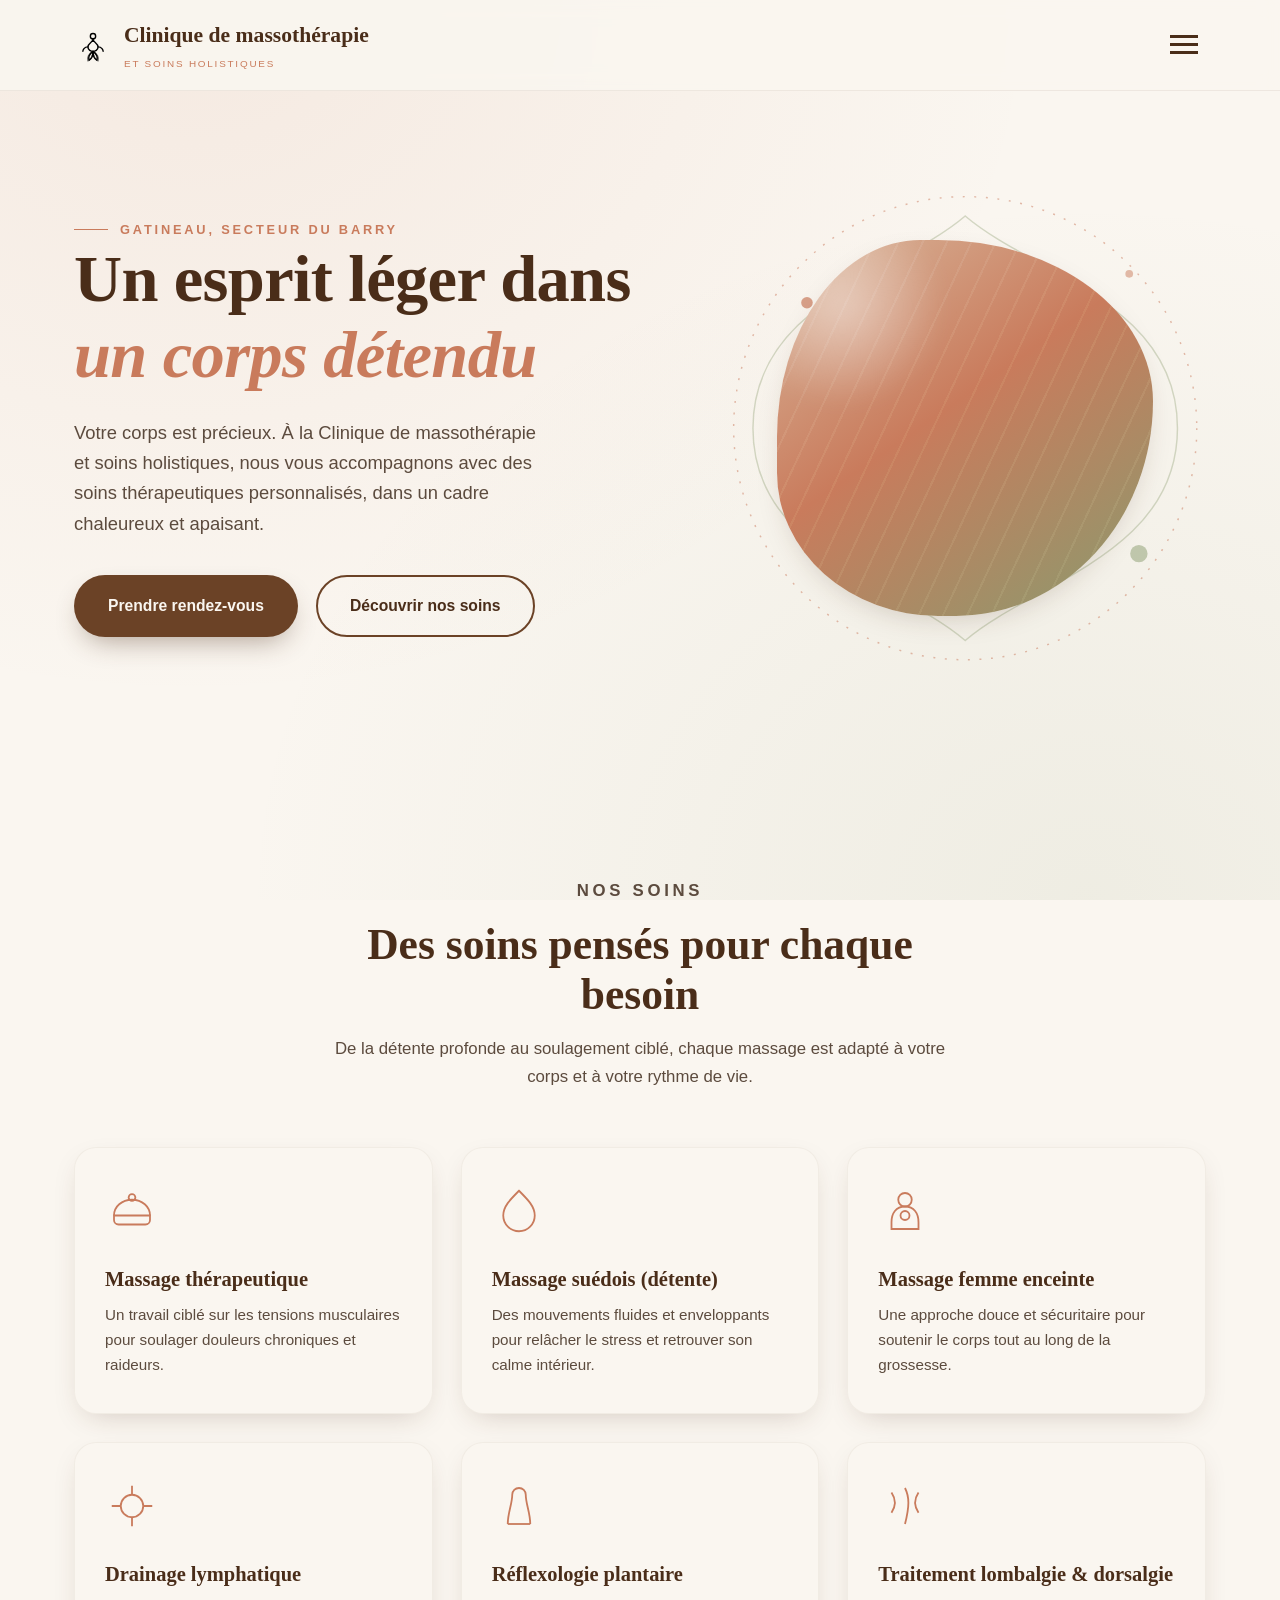
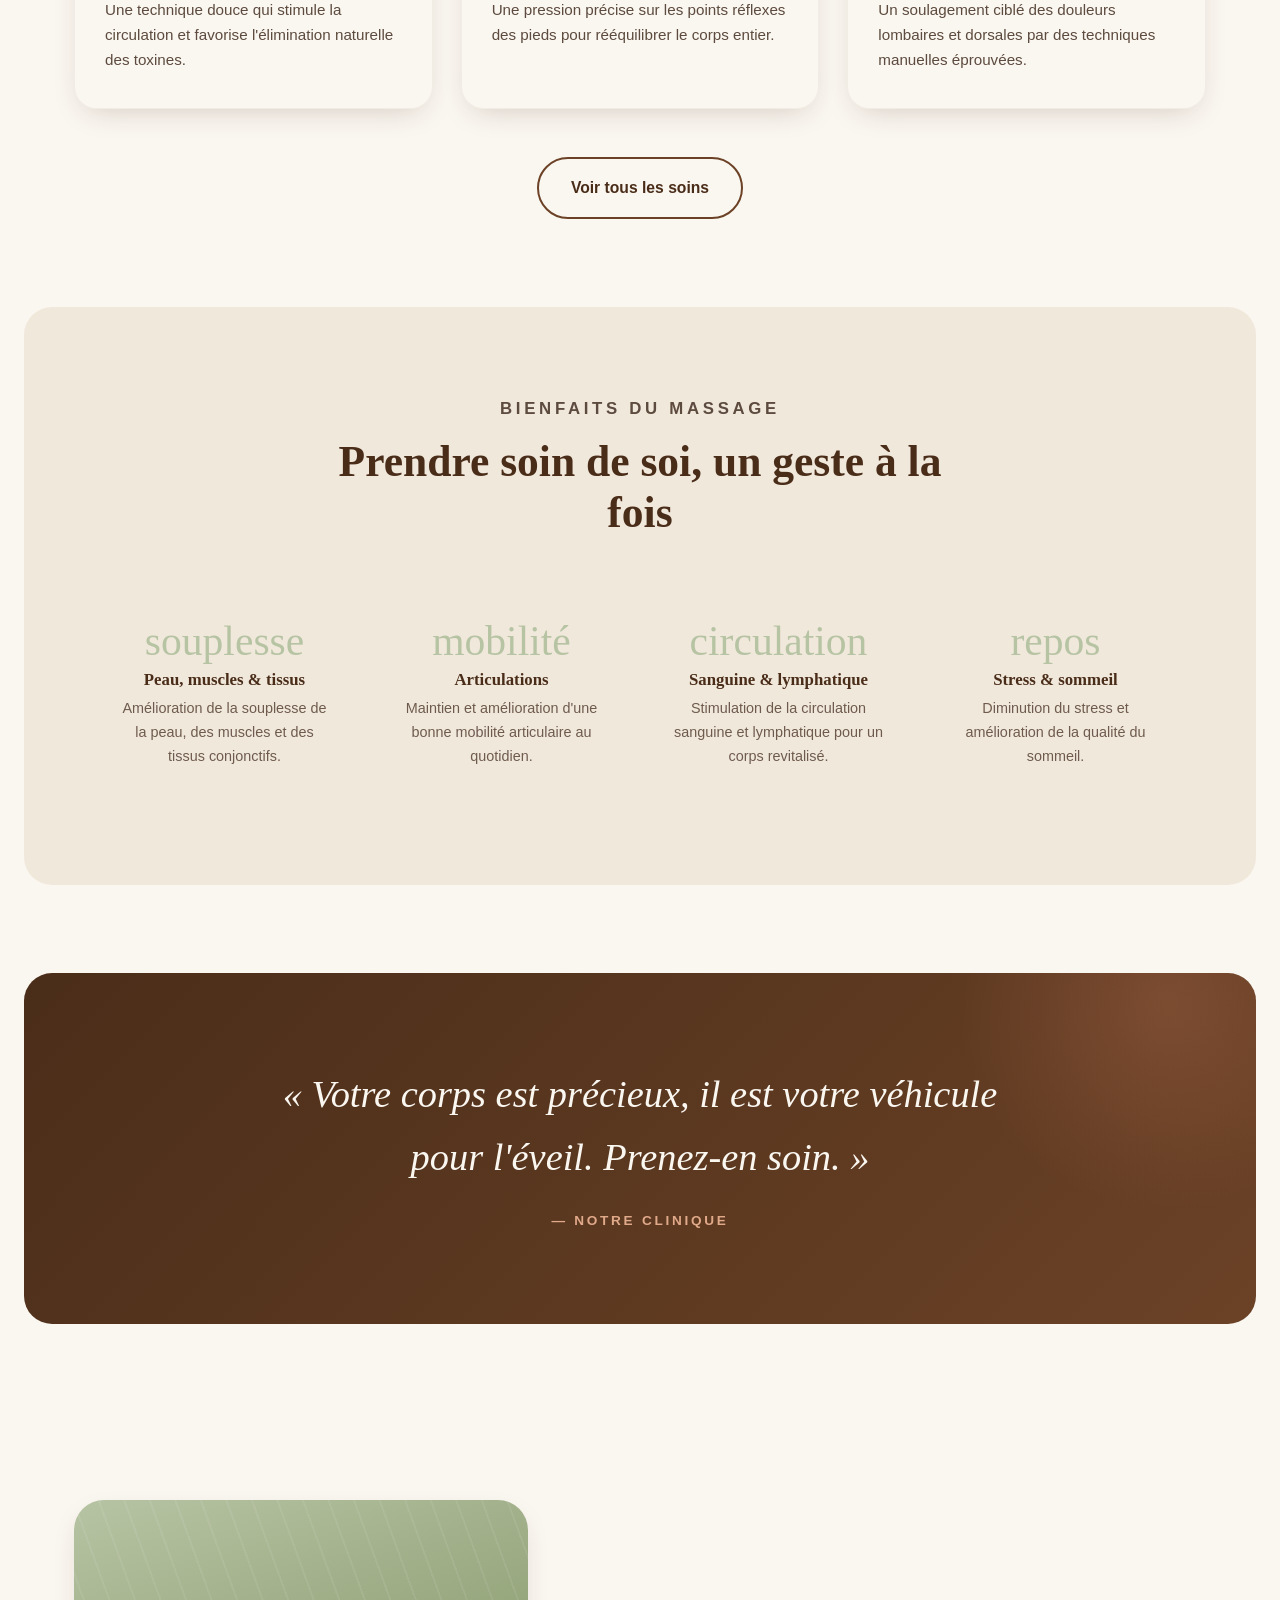
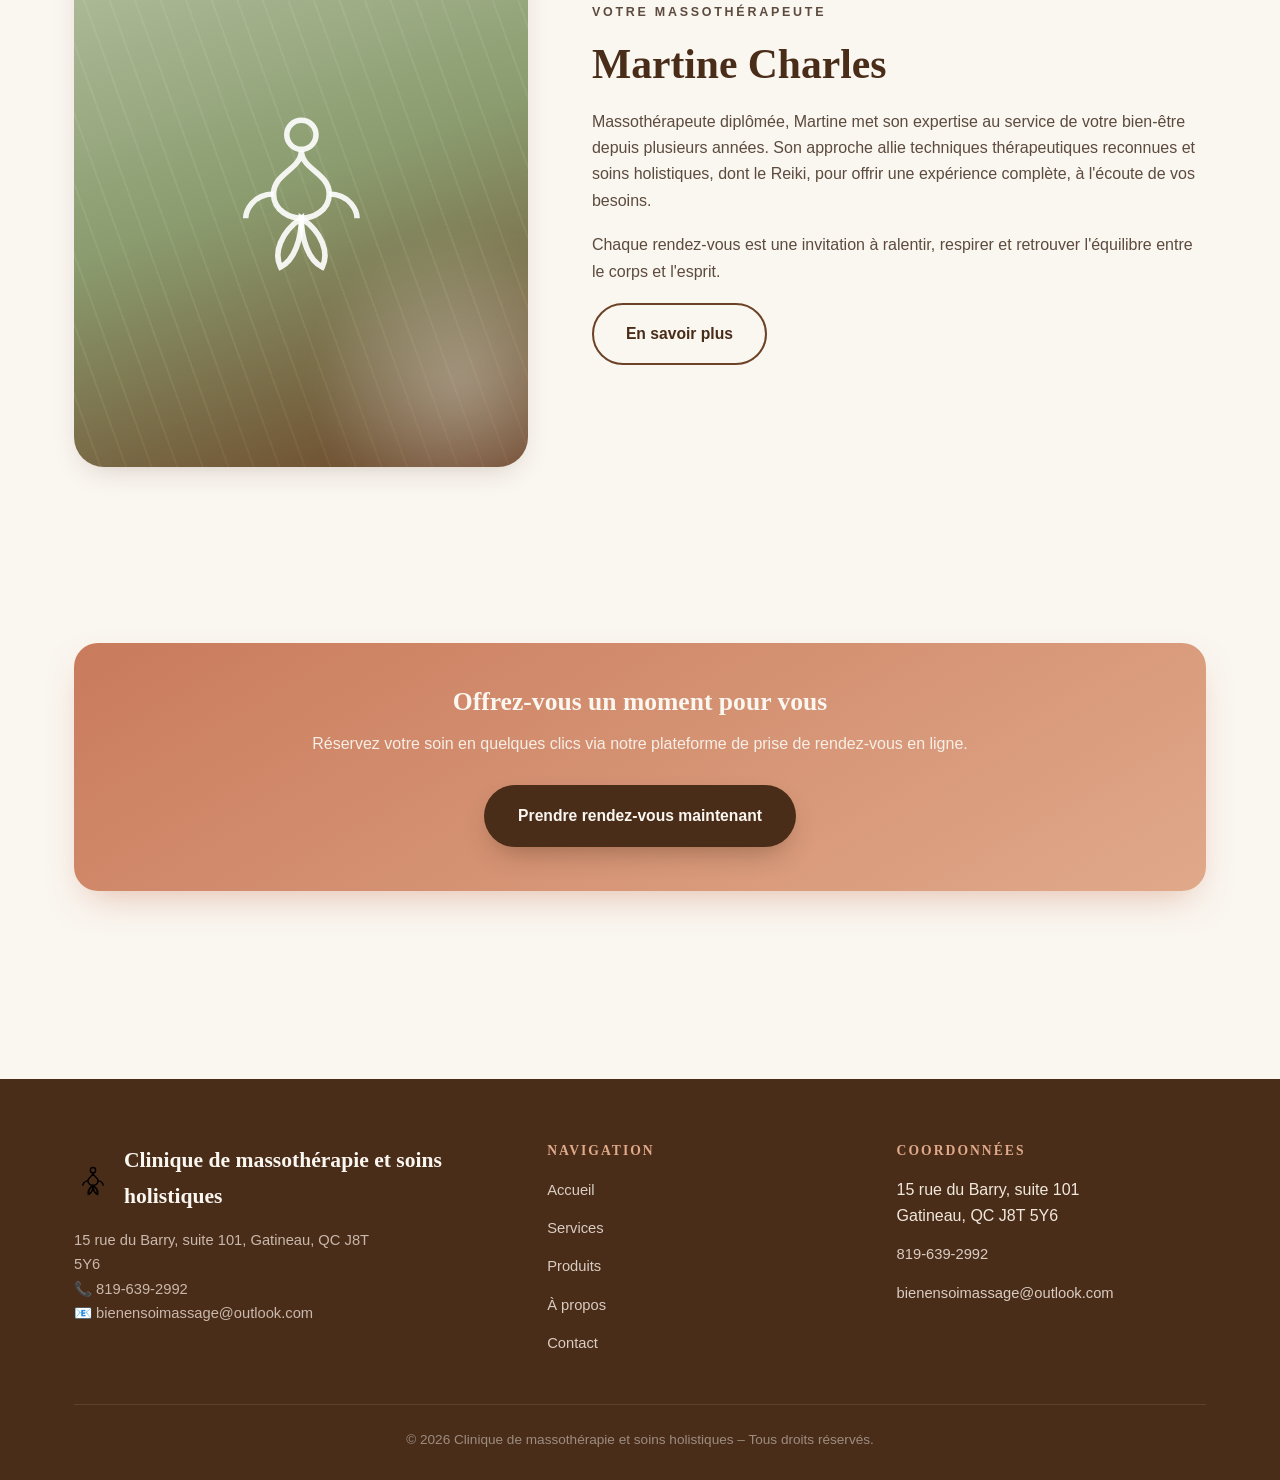
<file: index.html>
<!DOCTYPE html>
<html lang="fr">
<head>
  <meta charset="UTF-8">
  <meta name="viewport" content="width=device-width, initial-scale=1.0">
  <title>Clinique de massothérapie et soins holistiques | Gatineau</title>
  <meta name="description" content="Clinique de massothérapie et soins holistiques à Gatineau. Massages thérapeutiques, suédois, drainage lymphatique, réflexologie plantaire, soins énergétiques. Sur rendez-vous.">
  <link rel="canonical" href="https://abc2284.github.io/bien-en-soi-massage/">
  <link rel="icon" href="logo.svg" type="image/svg+xml">
  <link rel="stylesheet" href="style.css">

  <!-- =========================================================
       DONNÉES STRUCTURÉES (SCHEMA.ORG)
       Permet à Google d’afficher le Knowledge Panel
       ========================================================= -->
  <script type="application/ld+json">
  {
    "@context": "https://schema.org",
    "@type": "MedicalBusiness",
    "name": "Clinique de massothérapie et soins holistiques",
    "image": "https://abc2284.github.io/bien-en-soi-massage/logo.svg",
    "telephone": "+1-819-639-2992",
    "email": "bienensoimassage@outlook.com",
    "address": {
      "@type": "PostalAddress",
      "streetAddress": "15 rue du Barry, suite 101",
      "addressLocality": "Gatineau",
      "addressRegion": "QC",
      "postalCode": "J8T 5Y6",
      "addressCountry": "CA"
    },
    "url": "https://abc2284.github.io/bien-en-soi-massage/",
    "priceRange": "$$",
    "openingHours": [
      "Friday 09:30-15:00",
      "Saturday 09:30-15:00"
    ],
    "aggregateRating": {
      "@type": "AggregateRating",
      "ratingValue": "5.0",
      "reviewCount": "1"
    }
  }
  </script>

  <style>
    /* Correction mobile : bouton hamburger bien visible */
    .nav-toggle {
      display: block !important;
      background: none;
      border: none;
      cursor: pointer;
      padding: 8px;
      z-index: 101;
    }
    .nav-toggle span {
      display: block;
      width: 28px;
      height: 3px;
      background: #4A2D19;
      margin: 5px 0;
      transition: 0.3s;
    }
    /* Menu en dessous du bouton (pas de cache) */
    .nav-links {
      position: absolute;
      top: 100%;
      left: 0;
      right: 0;
      background: #FAF6F0;
      flex-direction: column;
      align-items: stretch;
      padding: 20px 24px;
      gap: 16px;
      border-bottom: 1px solid rgba(107,66,38,0.08);
      transform: scaleY(0);
      transform-origin: top center;
      transition: transform 0.35s ease;
      box-shadow: 0 16px 30px -16px rgba(74,45,25,0.2);
      z-index: 99;
      display: flex !important;
      pointer-events: none;
    }
    .nav-links.open {
      transform: scaleY(1);
      pointer-events: auto;
    }
    .nav-links li {
      width: 100%;
      text-align: center;
    }
    .nav-links a {
      display: block;
      padding: 12px 0;
      font-size: 1.1rem;
    }
    /* Suppression de toute barre blanche */
    .hero-eyebrow { border-bottom: none !important; margin-bottom: 0 !important; }
    .hero h1 { border-top: none !important; margin-top: 0 !important; padding-top: 0 !important; }
    .hero .hero-text { border: none !important; box-shadow: none !important; }
    hr { display: none !important; }
    /* Ajustement pour le padding du header */
    .site-header {
      position: relative;
    }
    .nav {
      position: relative;
    }
  </style>
</head>
<body>
  <div class="texture-bg" aria-hidden="true"></div>
  <a href="#main" class="skip-link">Aller au contenu principal</a>

  <header class="site-header">
    <nav class="nav container">
      <a href="index.html" class="brand">
        <img src="logo.svg" alt="" class="brand-mark">
        <span class="brand-text">
          Clinique de massothérapie<br><small>et soins holistiques</small>
        </span>
      </a>
      <!-- Bouton hamburger (3 traits) -->
      <button class="nav-toggle" aria-label="Ouvrir le menu" aria-expanded="false">
        <span></span><span></span><span></span>
      </button>
      <ul class="nav-links">
        <li><a href="index.html" aria-current="page">Accueil</a></li>
        <li><a href="services.html">Services</a></li>
        <li><a href="produits.html">Produits</a></li>
        <li><a href="a-propos.html">À propos</a></li>
        <li><a href="contact.html">Contact</a></li>
      </ul>
    </nav>
  </header>

  <main id="main">
    <section class="hero">
      <div class="container">
        <div class="hero-text">
          <p class="hero-eyebrow">Gatineau, secteur du Barry</p>
          <h1>Un esprit léger dans <em>un corps détendu</em></h1>
          <p class="hero-lead">
            Votre corps est précieux. À la Clinique de massothérapie et soins holistiques, nous vous accompagnons avec des soins thérapeutiques personnalisés, dans un cadre chaleureux et apaisant.
          </p>
          <div class="hero-actions">
            <a href="https://www.gorendezvous.com/BienenSoiMassage" class="btn btn-primary">Prendre rendez-vous</a>
            <a href="services.html" class="btn btn-ghost">Découvrir nos soins</a>
          </div>
        </div>
        <div class="hero-visual">
          <div class="petal-frame" aria-hidden="true">
            <svg viewBox="0 0 500 500" fill="none" style="width:100%;height:100%;">
              <circle cx="250" cy="250" r="240" fill="none" stroke="#C97B5C" stroke-width="1.5" stroke-dasharray="2 10" opacity="0.5"/>
              <path d="M250 30 C 320 90, 470 120, 470 250 C 470 380, 320 410, 250 470 C 180 410, 30 380, 30 250 C 30 120, 180 90, 250 30 Z" fill="none" stroke="#8A9B6E" stroke-width="1.5" opacity="0.35"/>
              <circle cx="86" cy="120" r="6" fill="#C97B5C" opacity="0.7"/>
              <circle cx="430" cy="380" r="9" fill="#8A9B6E" opacity="0.5"/>
              <circle cx="420" cy="90" r="4" fill="#C97B5C" opacity="0.5"/>
            </svg>
          </div>
          <div class="hero-photo">
            <div class="texture-lines"></div>
            <div class="glow-spot"></div>
          </div>
        </div>
      </div>
    </section>

    <section class="section" aria-labelledby="services-heading">
      <div class="container">
        <div class="section-header">
          <p class="section-eyebrow">Nos soins</p>
          <h2 id="services-heading">Des soins pensés pour chaque besoin</h2>
          <p>De la détente profonde au soulagement ciblé, chaque massage est adapté à votre corps et à votre rythme de vie.</p>
        </div>
        <div class="services-grid">
          <article class="service-card">
            <svg class="service-icon" viewBox="0 0 48 48" fill="none" stroke="currentColor" stroke-width="1.6"><path d="M8 28c0-8 7-14 16-14s16 6 16 14"/><path d="M8 28h32v4a4 4 0 0 1-4 4H12a4 4 0 0 1-4-4z"/><circle cx="24" cy="12" r="3"/></svg>
            <h3>Massage thérapeutique</h3>
            <p>Un travail ciblé sur les tensions musculaires pour soulager douleurs chroniques et raideurs.</p>
          </article>
          <article class="service-card">
            <svg class="service-icon" viewBox="0 0 48 48" fill="none" stroke="currentColor" stroke-width="1.6"><path d="M24 6c-8 8-14 14-14 22a14 14 0 0 0 28 0c0-8-6-14-14-22z"/></svg>
            <h3>Massage suédois (détente)</h3>
            <p>Des mouvements fluides et enveloppants pour relâcher le stress et retrouver son calme intérieur.</p>
          </article>
          <article class="service-card">
            <svg class="service-icon" viewBox="0 0 48 48" fill="none" stroke="currentColor" stroke-width="1.6"><circle cx="24" cy="14" r="6"/><path d="M24 20c-8 0-12 6-12 14v6h24v-6c0-8-4-14-12-14z"/><circle cx="24" cy="28" r="4"/></svg>
            <h3>Massage femme enceinte</h3>
            <p>Une approche douce et sécuritaire pour soutenir le corps tout au long de la grossesse.</p>
          </article>
          <article class="service-card">
            <svg class="service-icon" viewBox="0 0 48 48" fill="none" stroke="currentColor" stroke-width="1.6"><path d="M24 6v8M24 34v8M6 24h8M34 24h8"/><circle cx="24" cy="24" r="10"/></svg>
            <h3>Drainage lymphatique</h3>
            <p>Une technique douce qui stimule la circulation et favorise l'élimination naturelle des toxines.</p>
          </article>
          <article class="service-card">
            <svg class="service-icon" viewBox="0 0 48 48" fill="none" stroke="currentColor" stroke-width="1.6"><path d="M14 40c0-10 4-18 4-26a6 6 0 0 1 12 0c0 8 4 16 4 26"/><path d="M14 40h20"/></svg>
            <h3>Réflexologie plantaire</h3>
            <p>Une pression précise sur les points réflexes des pieds pour rééquilibrer le corps entier.</p>
          </article>
          <article class="service-card">
            <svg class="service-icon" viewBox="0 0 48 48" fill="none" stroke="currentColor" stroke-width="1.6"><path d="M12 12c4 6 4 12 0 18M36 12c-4 6-4 12 0 18"/><path d="M24 8c4 8 4 16 0 32"/></svg>
            <h3>Traitement lombalgie &amp; dorsalgie</h3>
            <p>Un soulagement ciblé des douleurs lombaires et dorsales par des techniques manuelles éprouvées.</p>
          </article>
        </div>
        <div style="text-align:center; margin-top:48px;"><a href="services.html" class="btn btn-ghost">Voir tous les soins</a></div>
      </div>
    </section>

    <section class="section section-alt" aria-labelledby="benefits-heading">
      <div class="container">
        <div class="section-header">
          <p class="section-eyebrow">Bienfaits du massage</p>
          <h2 id="benefits-heading">Prendre soin de soi, un geste à la fois</h2>
        </div>
        <div class="benefits">
          <div class="benefit"><div class="benefit-num">souplesse</div><h4>Peau, muscles &amp; tissus</h4><p>Amélioration de la souplesse de la peau, des muscles et des tissus conjonctifs.</p></div>
          <div class="benefit"><div class="benefit-num">mobilité</div><h4>Articulations</h4><p>Maintien et amélioration d'une bonne mobilité articulaire au quotidien.</p></div>
          <div class="benefit"><div class="benefit-num">circulation</div><h4>Sanguine &amp; lymphatique</h4><p>Stimulation de la circulation sanguine et lymphatique pour un corps revitalisé.</p></div>
          <div class="benefit"><div class="benefit-num">repos</div><h4>Stress &amp; sommeil</h4><p>Diminution du stress et amélioration de la qualité du sommeil.</p></div>
        </div>
      </div>
    </section>

    <section class="section" aria-label="Notre philosophie">
      <div class="quote-band">
        <blockquote>« Votre corps est précieux, il est votre véhicule pour l'éveil. Prenez-en soin. »</blockquote>
        <cite>— Notre clinique</cite>
      </div>
    </section>

    <section class="section" aria-labelledby="about-heading">
      <div class="container about-grid">
        <div class="about-photo">
          <div class="texture-lines"></div>
          <div class="glow-spot"></div>
          <svg viewBox="0 0 60 60" fill="none" stroke="currentColor" stroke-width="1.6"><circle cx="30" cy="16" r="4.2"/><path d="M30 20.5 C30 26, 22 27, 22 33 C22 38, 27 40, 30 40 C33 40, 38 38, 38 33 C38 27, 30 26, 30 20.5 Z"/><path d="M22 33 C16 33, 14 38, 14 40"/><path d="M38 33 C44 33, 46 38, 46 40"/><path d="M30 40 C24 44, 22 50, 24 54 C28 52, 30 46, 30 40 Z"/><path d="M30 40 C36 44, 38 50, 36 54 C32 52, 30 46, 30 40 Z"/></svg>
        </div>
        <div class="about-content">
          <p class="section-eyebrow">Votre massothérapeute</p>
          <h2 id="about-heading">Martine Charles</h2>
          <p>Massothérapeute diplômée, Martine met son expertise au service de votre bien-être depuis plusieurs années. Son approche allie techniques thérapeutiques reconnues et soins holistiques, dont le Reiki, pour offrir une expérience complète, à l'écoute de vos besoins.</p>
          <p>Chaque rendez-vous est une invitation à ralentir, respirer et retrouver l'équilibre entre le corps et l'esprit.</p>
          <a href="a-propos.html" class="btn btn-ghost">En savoir plus</a>
        </div>
      </div>
    </section>

    <section class="section" aria-label="Réservation">
      <div class="container">
        <div class="booking-card">
          <h3>Offrez-vous un moment pour vous</h3>
          <p>Réservez votre soin en quelques clics via notre plateforme de prise de rendez-vous en ligne.</p>
          <a href="https://www.gorendezvous.com/BienenSoiMassage" class="btn btn-primary" target="_blank" rel="noopener">Prendre rendez-vous maintenant</a>
        </div>
      </div>
    </section>
  </main>

  <footer class="site-footer">
    <div class="container">
      <div class="footer-grid">
        <div class="footer-brand">
          <a href="index.html" class="brand"><img src="logo.svg" alt="" class="brand-mark">Clinique de massothérapie et soins holistiques</a>
          <p>15 rue du Barry, suite 101, Gatineau, QC J8T 5Y6<br>📞 819-639-2992<br>📧 bienensoimassage@outlook.com</p>
        </div>
        <div class="footer-col">
          <h4>Navigation</h4>
          <ul><li><a href="index.html">Accueil</a></li><li><a href="services.html">Services</a></li><li><a href="produits.html">Produits</a></li><li><a href="a-propos.html">À propos</a></li><li><a href="contact.html">Contact</a></li></ul>
        </div>
        <div class="footer-col">
          <h4>Coordonnées</h4>
          <ul><li>15 rue du Barry, suite 101<br>Gatineau, QC J8T 5Y6</li><li><a href="tel:+18196392992">819-639-2992</a></li><li><a href="mailto:bienensoimassage@outlook.com">bienensoimassage@outlook.com</a></li></ul>
        </div>
      </div>
      <div class="footer-bottom">&copy; 2026 Clinique de massothérapie et soins holistiques – Tous droits réservés.</div>
    </div>
  </footer>

  <script src="main.js"></script>
</body>
</html>
</file>
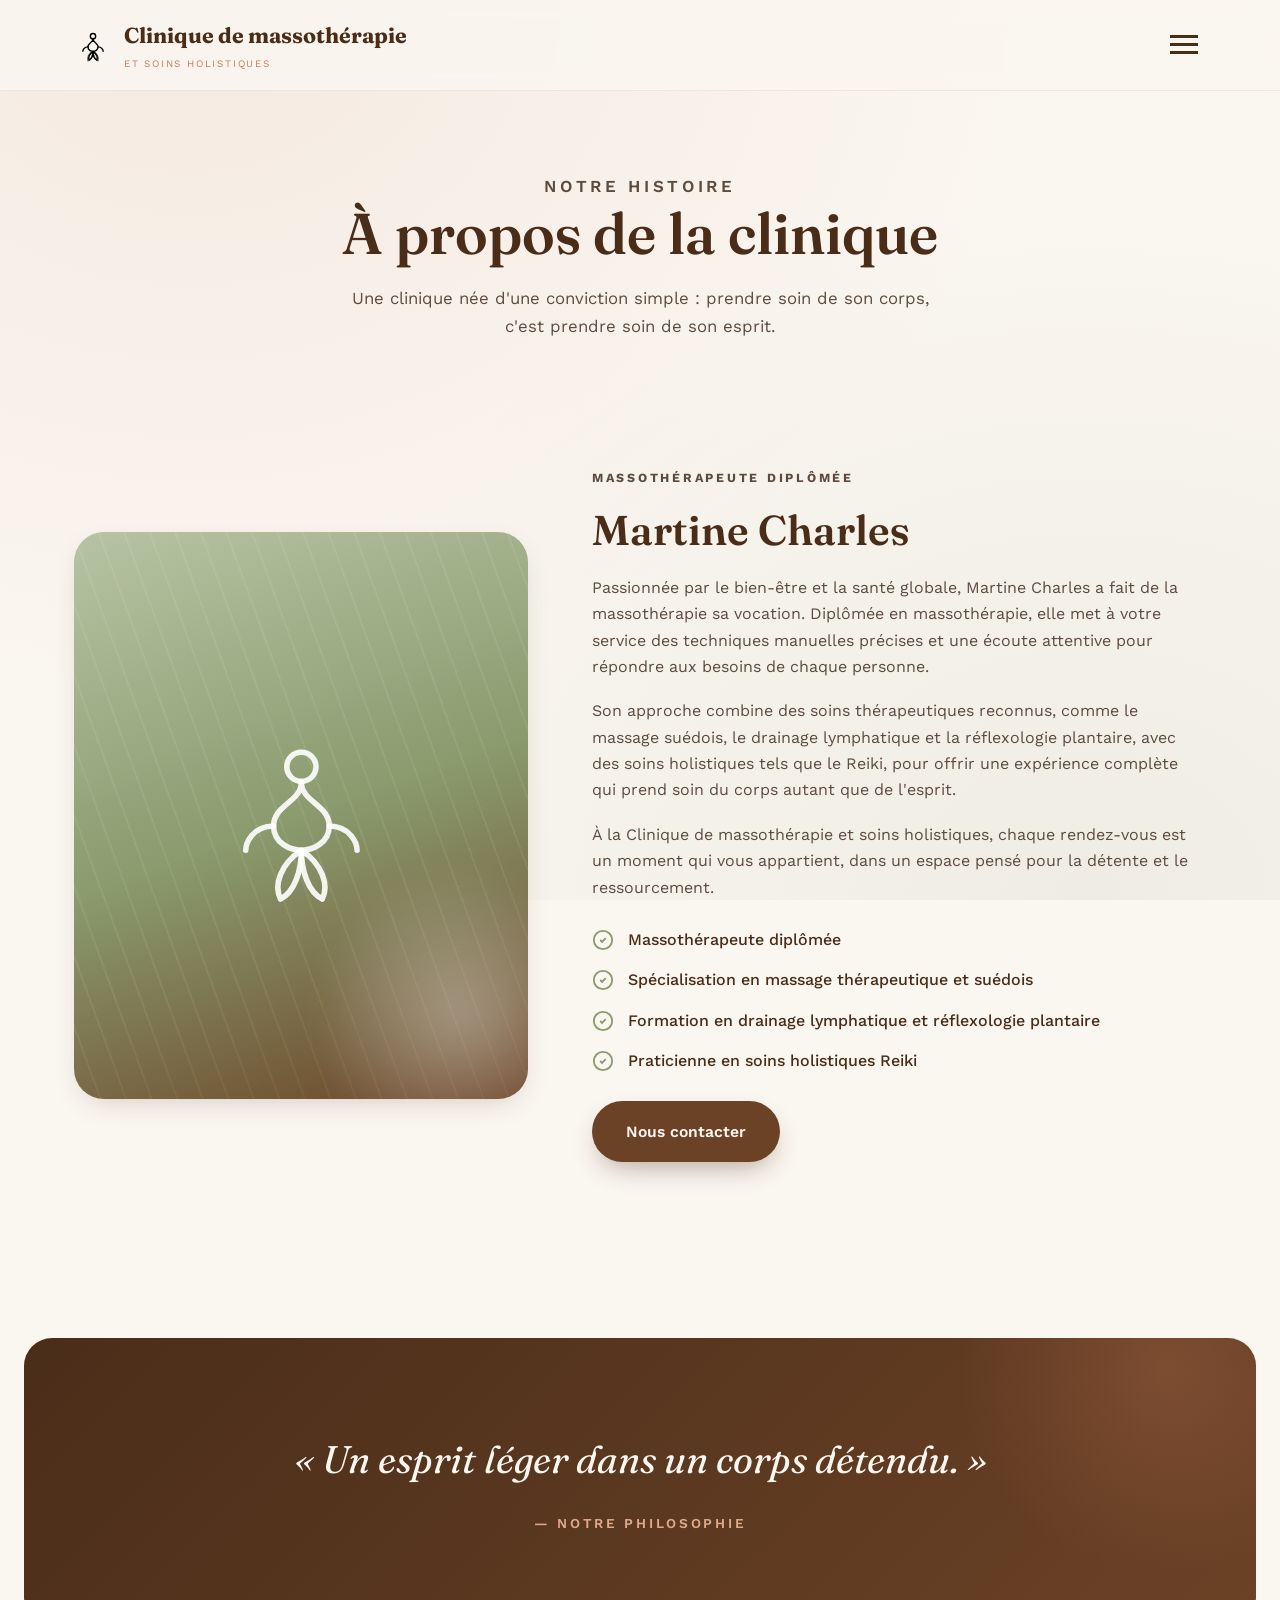
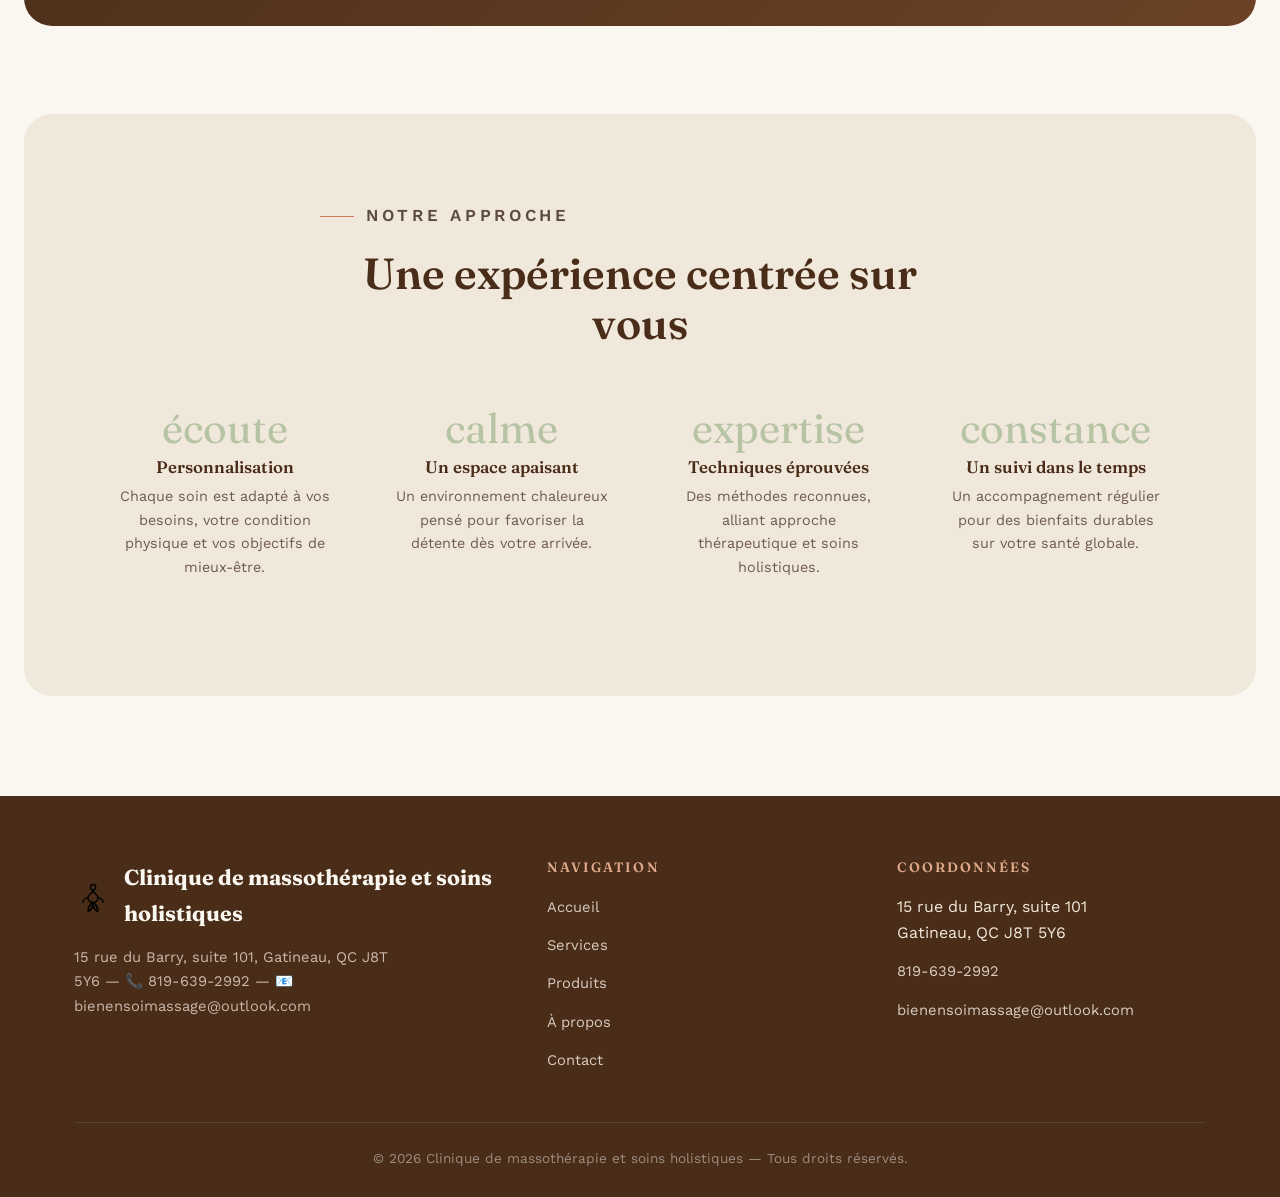
<file: a-propos.html>
<!DOCTYPE html>
<html lang="fr">
<head>
  <meta charset="UTF-8">
  <meta name="viewport" content="width=device-width, initial-scale=1.0">
  <title>À propos de Martine Charles | Clinique de massothérapie et soins holistiques – Gatineau</title>
  <meta name="description" content="Découvrez le parcours de Martine Charles, massothérapeute diplômée, à la Clinique de massothérapie et soins holistiques de Gatineau. Approche thérapeutique et holistique personnalisée.">
  <meta name="keywords" content="Martine Charles, massothérapeute diplômée Gatineau, soins holistiques, massothérapie Gatineau">
  <link rel="canonical" href="https://abc2284.github.io/bien-en-soi-massage/a-propos.html">
  <meta property="og:type" content="website">
  <meta property="og:title" content="À propos | Clinique de massothérapie et soins holistiques">
  <meta property="og:description" content="Martine Charles, massothérapeute diplômée, vous accompagne vers le bien-être à la clinique de massothérapie et soins holistiques, à Gatineau.">
  <meta property="og:locale" content="fr_CA">
  <link rel="icon" href="logo.svg" type="image/svg+xml">
  <link rel="preconnect" href="https://fonts.googleapis.com">
  <link rel="preconnect" href="https://fonts.gstatic.com" crossorigin>
  <link href="https://fonts.googleapis.com/css2?family=Fraunces:ital,opsz,wght@0,9..144,400;0,9..144,600;0,9..144,700;1,9..144,500&family=Work+Sans:wght@300;400;500;600;700&display=swap" rel="stylesheet">
  <link rel="stylesheet" href="style.css">

  <!-- Correction mobile : menu hamburger sous le bouton -->
  <style>
    .nav-toggle {
      display: block !important;
      background: none;
      border: none;
      cursor: pointer;
      padding: 8px;
      z-index: 101;
    }
    .nav-toggle span {
      display: block;
      width: 28px;
      height: 3px;
      background: #4A2D19;
      margin: 5px 0;
      transition: 0.3s;
    }
    .nav-links {
      position: absolute;
      top: 100%;
      left: 0;
      right: 0;
      background: #FAF6F0;
      flex-direction: column;
      align-items: stretch;
      padding: 20px 24px;
      gap: 16px;
      border-bottom: 1px solid rgba(107,66,38,0.08);
      transform: scaleY(0);
      transform-origin: top center;
      transition: transform 0.35s ease;
      box-shadow: 0 16px 30px -16px rgba(74,45,25,0.2);
      z-index: 99;
      display: flex !important;
      pointer-events: none;
    }
    .nav-links.open {
      transform: scaleY(1);
      pointer-events: auto;
    }
    .nav-links li {
      width: 100%;
      text-align: center;
    }
    .nav-links a {
      display: block;
      padding: 12px 0;
      font-size: 1.1rem;
    }
    .site-header {
      position: relative;
    }
    .nav {
      position: relative;
    }
  </style>
</head>
<body>
  <div class="texture-bg" aria-hidden="true"></div>
  <a href="#main" class="skip-link">Aller au contenu principal</a>

  <header class="site-header">
    <nav class="nav container" aria-label="Navigation principale">
      <a href="index.html" class="brand">
        <img src="logo.svg" alt="" class="brand-mark" aria-hidden="true">
        <span class="brand-text">
          Clinique de massothérapie<br><small>et soins holistiques</small>
        </span>
      </a>
      <!-- Bouton hamburger (3 traits) -->
      <button class="nav-toggle" aria-label="Ouvrir le menu" aria-expanded="false">
        <span></span><span></span><span></span>
      </button>
      <ul class="nav-links">
        <li><a href="index.html">Accueil</a></li>
        <li><a href="services.html">Services</a></li>
        <li><a href="produits.html">Produits</a></li>
        <li><a href="a-propos.html" aria-current="page">À propos</a></li>
        <li><a href="contact.html">Contact</a></li>
      </ul>
    </nav>
  </header>

  <main id="main">
    <section class="page-header">
      <div class="container">
        <p class="hero-eyebrow">Notre histoire</p>
        <h1>À propos de la clinique</h1>
        <p>Une clinique née d'une conviction simple : prendre soin de son corps, c'est prendre soin de son esprit.</p>
      </div>
    </section>

    <section class="section">
      <div class="container about-grid">
        <div class="about-photo">
          <div class="texture-lines"></div>
          <div class="glow-spot"></div>
          <svg viewBox="0 0 60 60" fill="none" stroke="currentColor" stroke-width="1.6" stroke-linecap="round" stroke-linejoin="round">
            <circle cx="30" cy="16" r="4.2"/>
            <path d="M30 20.5 C30 26, 22 27, 22 33 C22 38, 27 40, 30 40 C33 40, 38 38, 38 33 C38 27, 30 26, 30 20.5 Z"/>
            <path d="M22 33 C16 33, 14 38, 14 40"/>
            <path d="M38 33 C44 33, 46 38, 46 40"/>
            <path d="M30 40 C24 44, 22 50, 24 54 C28 52, 30 46, 30 40 Z"/>
            <path d="M30 40 C36 44, 38 50, 36 54 C32 52, 30 46, 30 40 Z"/>
          </svg>
        </div>
        <div class="about-content">
          <p class="section-eyebrow">Massothérapeute diplômée</p>
          <h2>Martine Charles</h2>
          <p>Passionnée par le bien-être et la santé globale, Martine Charles a fait de la massothérapie sa vocation. Diplômée en massothérapie, elle met à votre service des techniques manuelles précises et une écoute attentive pour répondre aux besoins de chaque personne.</p>
          <p>Son approche combine des soins thérapeutiques reconnus, comme le massage suédois, le drainage lymphatique et la réflexologie plantaire, avec des soins holistiques tels que le Reiki, pour offrir une expérience complète qui prend soin du corps autant que de l'esprit.</p>
          <p>À la Clinique de massothérapie et soins holistiques, chaque rendez-vous est un moment qui vous appartient, dans un espace pensé pour la détente et le ressourcement.</p>
          <ul class="credential-list">
            <li><svg viewBox="0 0 24 24" fill="none" stroke="currentColor" stroke-width="2"><path d="M9 12l2 2 4-4"/><circle cx="12" cy="12" r="10"/></svg>Massothérapeute diplômée</li>
            <li><svg viewBox="0 0 24 24" fill="none" stroke="currentColor" stroke-width="2"><path d="M9 12l2 2 4-4"/><circle cx="12" cy="12" r="10"/></svg>Spécialisation en massage thérapeutique et suédois</li>
            <li><svg viewBox="0 0 24 24" fill="none" stroke="currentColor" stroke-width="2"><path d="M9 12l2 2 4-4"/><circle cx="12" cy="12" r="10"/></svg>Formation en drainage lymphatique et réflexologie plantaire</li>
            <li><svg viewBox="0 0 24 24" fill="none" stroke="currentColor" stroke-width="2"><path d="M9 12l2 2 4-4"/><circle cx="12" cy="12" r="10"/></svg>Praticienne en soins holistiques Reiki</li>
          </ul>
          <a href="contact.html" class="btn btn-primary">Nous contacter</a>
        </div>
      </div>
    </section>

    <section class="section" aria-label="Notre approche">
      <div class="quote-band">
        <blockquote>« Un esprit léger dans un corps détendu. »</blockquote>
        <cite>— Notre philosophie</cite>
      </div>
    </section>

    <section class="section section-alt">
      <div class="container">
        <div class="section-header" style="text-align:center; margin-bottom: 32px;">
          <p class="hero-eyebrow">Notre approche</p>
          <h2>Une expérience centrée sur vous</h2>
        </div>
        <div class="benefits">
          <div class="benefit"><div class="benefit-num">écoute</div><h4>Personnalisation</h4><p>Chaque soin est adapté à vos besoins, votre condition physique et vos objectifs de mieux-être.</p></div>
          <div class="benefit"><div class="benefit-num">calme</div><h4>Un espace apaisant</h4><p>Un environnement chaleureux pensé pour favoriser la détente dès votre arrivée.</p></div>
          <div class="benefit"><div class="benefit-num">expertise</div><h4>Techniques éprouvées</h4><p>Des méthodes reconnues, alliant approche thérapeutique et soins holistiques.</p></div>
          <div class="benefit"><div class="benefit-num">constance</div><h4>Un suivi dans le temps</h4><p>Un accompagnement régulier pour des bienfaits durables sur votre santé globale.</p></div>
        </div>
      </div>
    </section>
  </main>

  <footer class="site-footer">
    <div class="container">
      <div class="footer-grid">
        <div class="footer-brand">
          <a href="index.html" class="brand">
            <img src="logo.svg" alt="" class="brand-mark" aria-hidden="true">
            Clinique de massothérapie et soins holistiques
          </a>
          <p>15 rue du Barry, suite 101, Gatineau, QC J8T 5Y6 — 📞 <a href="tel:+18196392992">819-639-2992</a> — 📧 bienensoimassage@outlook.com</p>
        </div>
        <div class="footer-col">
          <h4>Navigation</h4>
          <ul>
            <li><a href="index.html">Accueil</a></li>
            <li><a href="services.html">Services</a></li>
            <li><a href="produits.html">Produits</a></li>
            <li><a href="a-propos.html">À propos</a></li>
            <li><a href="contact.html">Contact</a></li>
          </ul>
        </div>
        <div class="footer-col">
          <h4>Coordonnées</h4>
          <ul>
            <li>15 rue du Barry, suite 101<br>Gatineau, QC J8T 5Y6</li>
            <li><a href="tel:+18196392992">819-639-2992</a></li>
            <li><a href="mailto:bienensoimassage@outlook.com">bienensoimassage@outlook.com</a></li>
          </ul>
        </div>
      </div>
      <div class="footer-bottom">
        &copy; 2026 Clinique de massothérapie et soins holistiques — Tous droits réservés.
      </div>
    </div>
  </footer>

  <script src="main.js"></script>
</body>
</html>
</file>
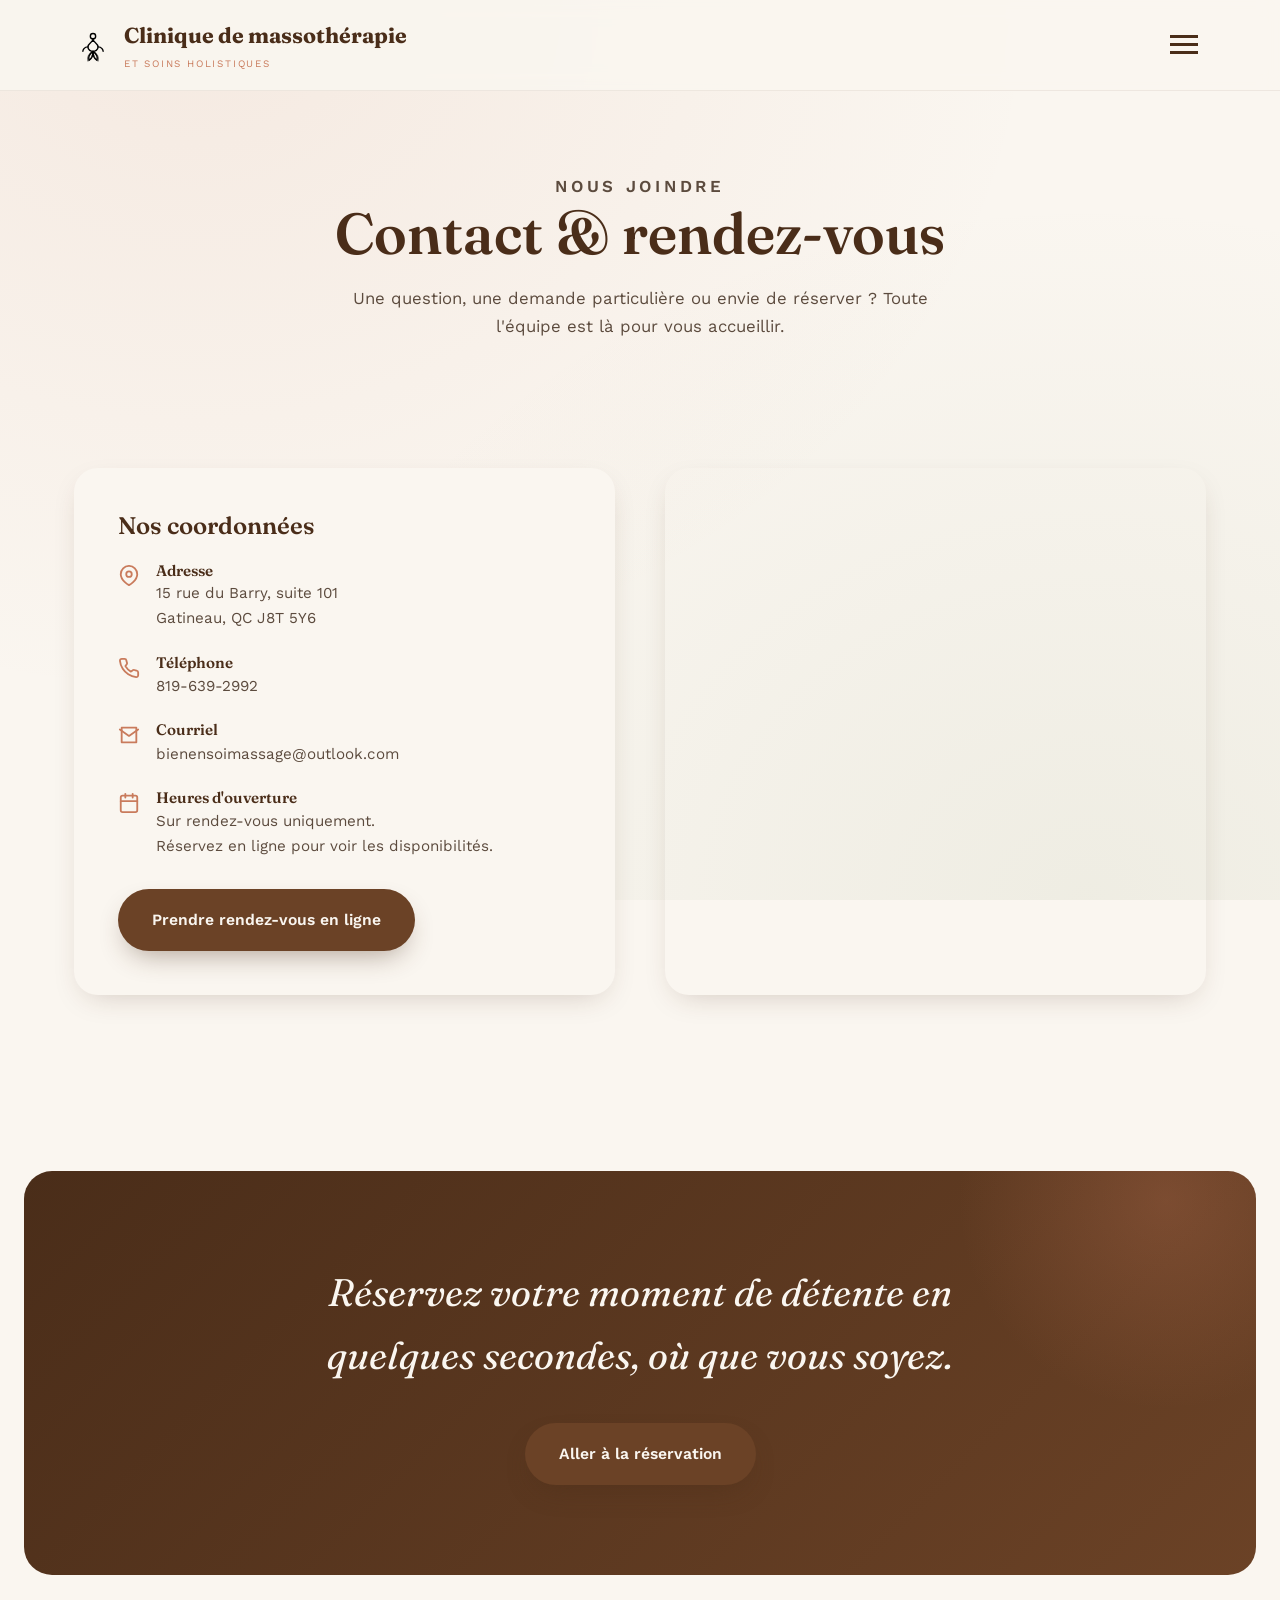
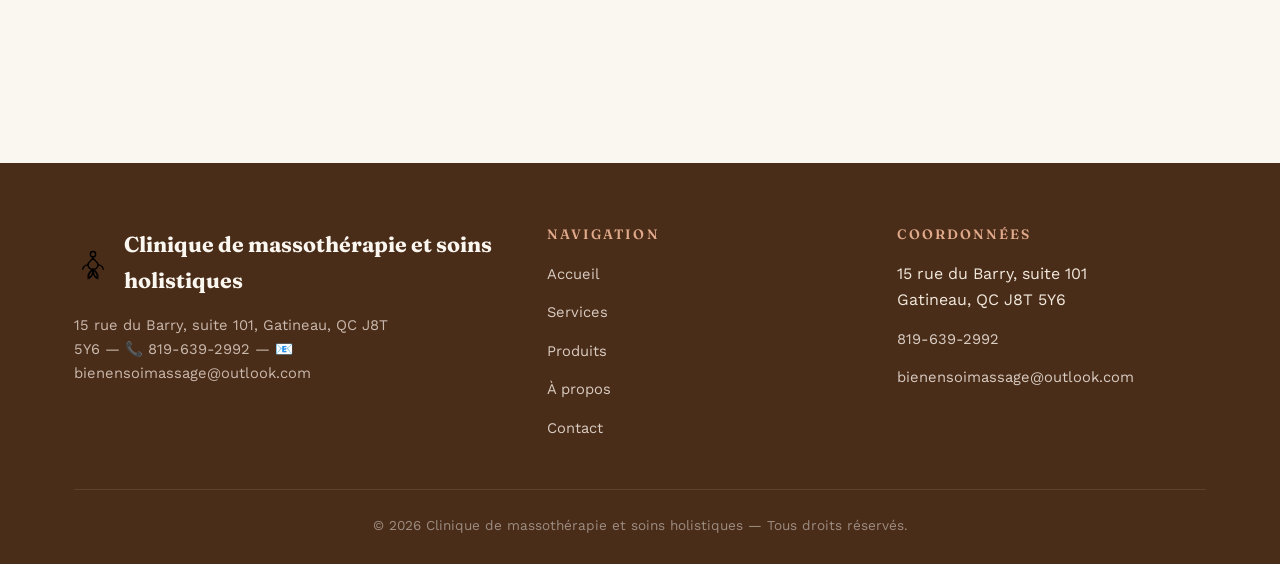
<file: contact.html>
<!DOCTYPE html>
<html lang="fr">
<head>
  <meta charset="UTF-8">
  <meta name="viewport" content="width=device-width, initial-scale=1.0">
  <title>Contact & Rendez-vous | Clinique de massothérapie et soins holistiques – Gatineau</title>
  <meta name="description" content="Contactez la clinique de massothérapie et soins holistiques à Gatineau : 15 rue du Barry, suite 101. Téléphone 819-639-2992. Prenez rendez-vous en ligne.">
  <meta name="keywords" content="massothérapie Gatineau, soins holistiques, rendez-vous massage, 15 rue du Barry, Gatineau">
  <link rel="canonical" href="https://abc2284.github.io/bien-en-soi-massage/contact.html">
  <meta property="og:type" content="website">
  <meta property="og:title" content="Contact | Clinique de massothérapie et soins holistiques">
  <meta property="og:description" content="Prenez rendez-vous à la clinique de massothérapie et soins holistiques, située au 15 rue du Barry, suite 101, Gatineau.">
  <meta property="og:locale" content="fr_CA">
  <link rel="icon" href="logo.svg" type="image/svg+xml">
  <link rel="preconnect" href="https://fonts.googleapis.com">
  <link rel="preconnect" href="https://fonts.gstatic.com" crossorigin>
  <link href="https://fonts.googleapis.com/css2?family=Fraunces:ital,opsz,wght@0,9..144,400;0,9..144,600;0,9..144,700;1,9..144,500&family=Work+Sans:wght@300;400;500;600;700&display=swap" rel="stylesheet">
  <link rel="stylesheet" href="style.css">

  <!-- Correction mobile : menu hamburger sous le bouton + suppression barre blanche -->
  <style>
    /* --- Menu hamburger --- */
    .nav-toggle {
      display: block !important;
      background: none;
      border: none;
      cursor: pointer;
      padding: 8px;
      z-index: 101;
    }
    .nav-toggle span {
      display: block;
      width: 28px;
      height: 3px;
      background: #4A2D19;
      margin: 5px 0;
      transition: 0.3s;
    }
    .nav-links {
      position: absolute;
      top: 100%;
      left: 0;
      right: 0;
      background: #FAF6F0;
      flex-direction: column;
      align-items: stretch;
      padding: 20px 24px;
      gap: 16px;
      border-bottom: 1px solid rgba(107,66,38,0.08);
      transform: scaleY(0);
      transform-origin: top center;
      transition: transform 0.35s ease;
      box-shadow: 0 16px 30px -16px rgba(74,45,25,0.2);
      z-index: 99;
      display: flex !important;
      pointer-events: none;
    }
    .nav-links.open {
      transform: scaleY(1);
      pointer-events: auto;
    }
    .nav-links li {
      width: 100%;
      text-align: center;
    }
    .nav-links a {
      display: block;
      padding: 12px 0;
      font-size: 1.1rem;
    }
    .site-header {
      position: relative;
    }
    .nav {
      position: relative;
    }

    /* --- Suppression de toute barre blanche --- */
    .hero-eyebrow {
      border-bottom: none !important;
      margin-bottom: 0 !important;
    }
    .page-header .hero-eyebrow {
      border-bottom: none !important;
      margin-bottom: 0 !important;
    }
    .hero h1 {
      border-top: none !important;
      margin-top: 0 !important;
      padding-top: 0 !important;
    }
    .page-header h1 {
      border-top: none !important;
      margin-top: 0 !important;
      padding-top: 0 !important;
    }
    .hero .hero-text,
    .page-header .container {
      border: none !important;
      box-shadow: none !important;
    }
    hr {
      display: none !important;
    }
  </style>
</head>
<body>
  <div class="texture-bg" aria-hidden="true"></div>
  <a href="#main" class="skip-link">Aller au contenu principal</a>

  <header class="site-header">
    <nav class="nav container" aria-label="Navigation principale">
      <a href="index.html" class="brand">
        <img src="logo.svg" alt="" class="brand-mark" aria-hidden="true">
        <span class="brand-text">
          Clinique de massothérapie<br><small>et soins holistiques</small>
        </span>
      </a>
      <!-- Bouton hamburger (3 traits) -->
      <button class="nav-toggle" aria-label="Ouvrir le menu" aria-expanded="false">
        <span></span><span></span><span></span>
      </button>
      <ul class="nav-links">
        <li><a href="index.html">Accueil</a></li>
        <li><a href="services.html">Services</a></li>
        <li><a href="produits.html">Produits</a></li>
        <li><a href="a-propos.html">À propos</a></li>
        <li><a href="contact.html" aria-current="page">Contact</a></li>
      </ul>
    </nav>
  </header>

  <main id="main">
    <section class="page-header">
      <div class="container">
        <p class="hero-eyebrow">Nous joindre</p>
        <h1>Contact & rendez-vous</h1>
        <p>Une question, une demande particulière ou envie de réserver ? Toute l'équipe est là pour vous accueillir.</p>
      </div>
    </section>

    <section class="section">
      <div class="container contact-grid">
        <div class="contact-card">
          <h3>Nos coordonnées</h3>

          <div class="contact-row">
            <svg viewBox="0 0 24 24" fill="none" stroke="currentColor" stroke-width="2" stroke-linecap="round" stroke-linejoin="round"><path d="M21 10c0 7-9 12-9 12s-9-5-9-12a9 9 0 1 1 18 0z"/><circle cx="12" cy="10" r="3"/></svg>
            <div>
              <h4>Adresse</h4>
              <p>15 rue du Barry, suite 101<br>Gatineau, QC J8T 5Y6</p>
            </div>
          </div>

          <div class="contact-row">
            <svg viewBox="0 0 24 24" fill="none" stroke="currentColor" stroke-width="2" stroke-linecap="round" stroke-linejoin="round"><path d="M22 16.92v3a2 2 0 0 1-2.18 2 19.79 19.79 0 0 1-8.63-3.07 19.5 19.5 0 0 1-6-6 19.79 19.79 0 0 1-3.07-8.67A2 2 0 0 1 4.11 2h3a2 2 0 0 1 2 1.72c.13.81.36 1.6.68 2.34a2 2 0 0 1-.45 2.11L8.09 9.91a16 16 0 0 0 6 6l1.74-1.27a2 2 0 0 1 2.11-.45c.74.32 1.53.55 2.34.68A2 2 0 0 1 22 16.92z"/></svg>
            <div>
              <h4>Téléphone</h4>
              <a href="tel:+18196392992">819-639-2992</a>
            </div>
          </div>

          <div class="contact-row">
            <svg viewBox="0 0 24 24" fill="none" stroke="currentColor" stroke-width="2" stroke-linecap="round" stroke-linejoin="round"><path d="M4 4h16v16H4z"/><path d="m22 6-10 7L2 6"/></svg>
            <div>
              <h4>Courriel</h4>
              <a href="mailto:bienensoimassage@outlook.com">bienensoimassage@outlook.com</a>
            </div>
          </div>

          <div class="contact-row">
            <svg viewBox="0 0 24 24" fill="none" stroke="currentColor" stroke-width="2" stroke-linecap="round" stroke-linejoin="round"><rect x="3" y="4" width="18" height="18" rx="2"/><path d="M16 2v4M8 2v4M3 10h18"/></svg>
            <div>
              <h4>Heures d'ouverture</h4>
              <p>Sur rendez-vous uniquement.<br>Réservez en ligne pour voir les disponibilités.</p>
            </div>
          </div>

          <a href="https://www.gorendezvous.com/BienenSoiMassage" class="btn btn-primary" target="_blank" rel="noopener" style="margin-top:8px;">
            Prendre rendez-vous en ligne
          </a>
        </div>

        <div class="map-embed">
          <iframe
            src="https://www.google.com/maps?q=15+rue+du+Barry,+Gatineau,+QC+J8T+5Y6&output=embed"
            title="Carte de la clinique de massothérapie et soins holistiques, 15 rue du Barry, Gatineau"
            loading="lazy"
            referrerpolicy="no-referrer-when-downgrade"
            allowfullscreen>
          </iframe>
        </div>
      </div>
    </section>

    <section class="section" aria-label="Réservation en ligne">
      <div class="quote-band">
        <blockquote>
          Réservez votre moment de détente en quelques secondes, où que vous soyez.
        </blockquote>
        <a href="https://www.gorendezvous.com/BienenSoiMassage" class="btn btn-primary" target="_blank" rel="noopener" style="margin-top:18px; position:relative; z-index:1;">
          Aller à la réservation
        </a>
      </div>
    </section>
  </main>

  <footer class="site-footer">
    <div class="container">
      <div class="footer-grid">
        <div class="footer-brand">
          <a href="index.html" class="brand">
            <img src="logo.svg" alt="" class="brand-mark" aria-hidden="true">
            Clinique de massothérapie et soins holistiques
          </a>
          <p>15 rue du Barry, suite 101, Gatineau, QC J8T 5Y6 — 📞 <a href="tel:+18196392992">819-639-2992</a> — 📧 bienensoimassage@outlook.com</p>
        </div>
        <div class="footer-col">
          <h4>Navigation</h4>
          <ul>
            <li><a href="index.html">Accueil</a></li>
            <li><a href="services.html">Services</a></li>
            <li><a href="produits.html">Produits</a></li>
            <li><a href="a-propos.html">À propos</a></li>
            <li><a href="contact.html">Contact</a></li>
          </ul>
        </div>
        <div class="footer-col">
          <h4>Coordonnées</h4>
          <ul>
            <li>15 rue du Barry, suite 101<br>Gatineau, QC J8T 5Y6</li>
            <li><a href="tel:+18196392992">819-639-2992</a></li>
            <li><a href="mailto:bienensoimassage@outlook.com">bienensoimassage@outlook.com</a></li>
          </ul>
        </div>
      </div>
      <div class="footer-bottom">
        &copy; 2026 Clinique de massothérapie et soins holistiques — Tous droits réservés.
      </div>
    </div>
  </footer>

  <script src="main.js"></script>
</body>
</html>
</file>
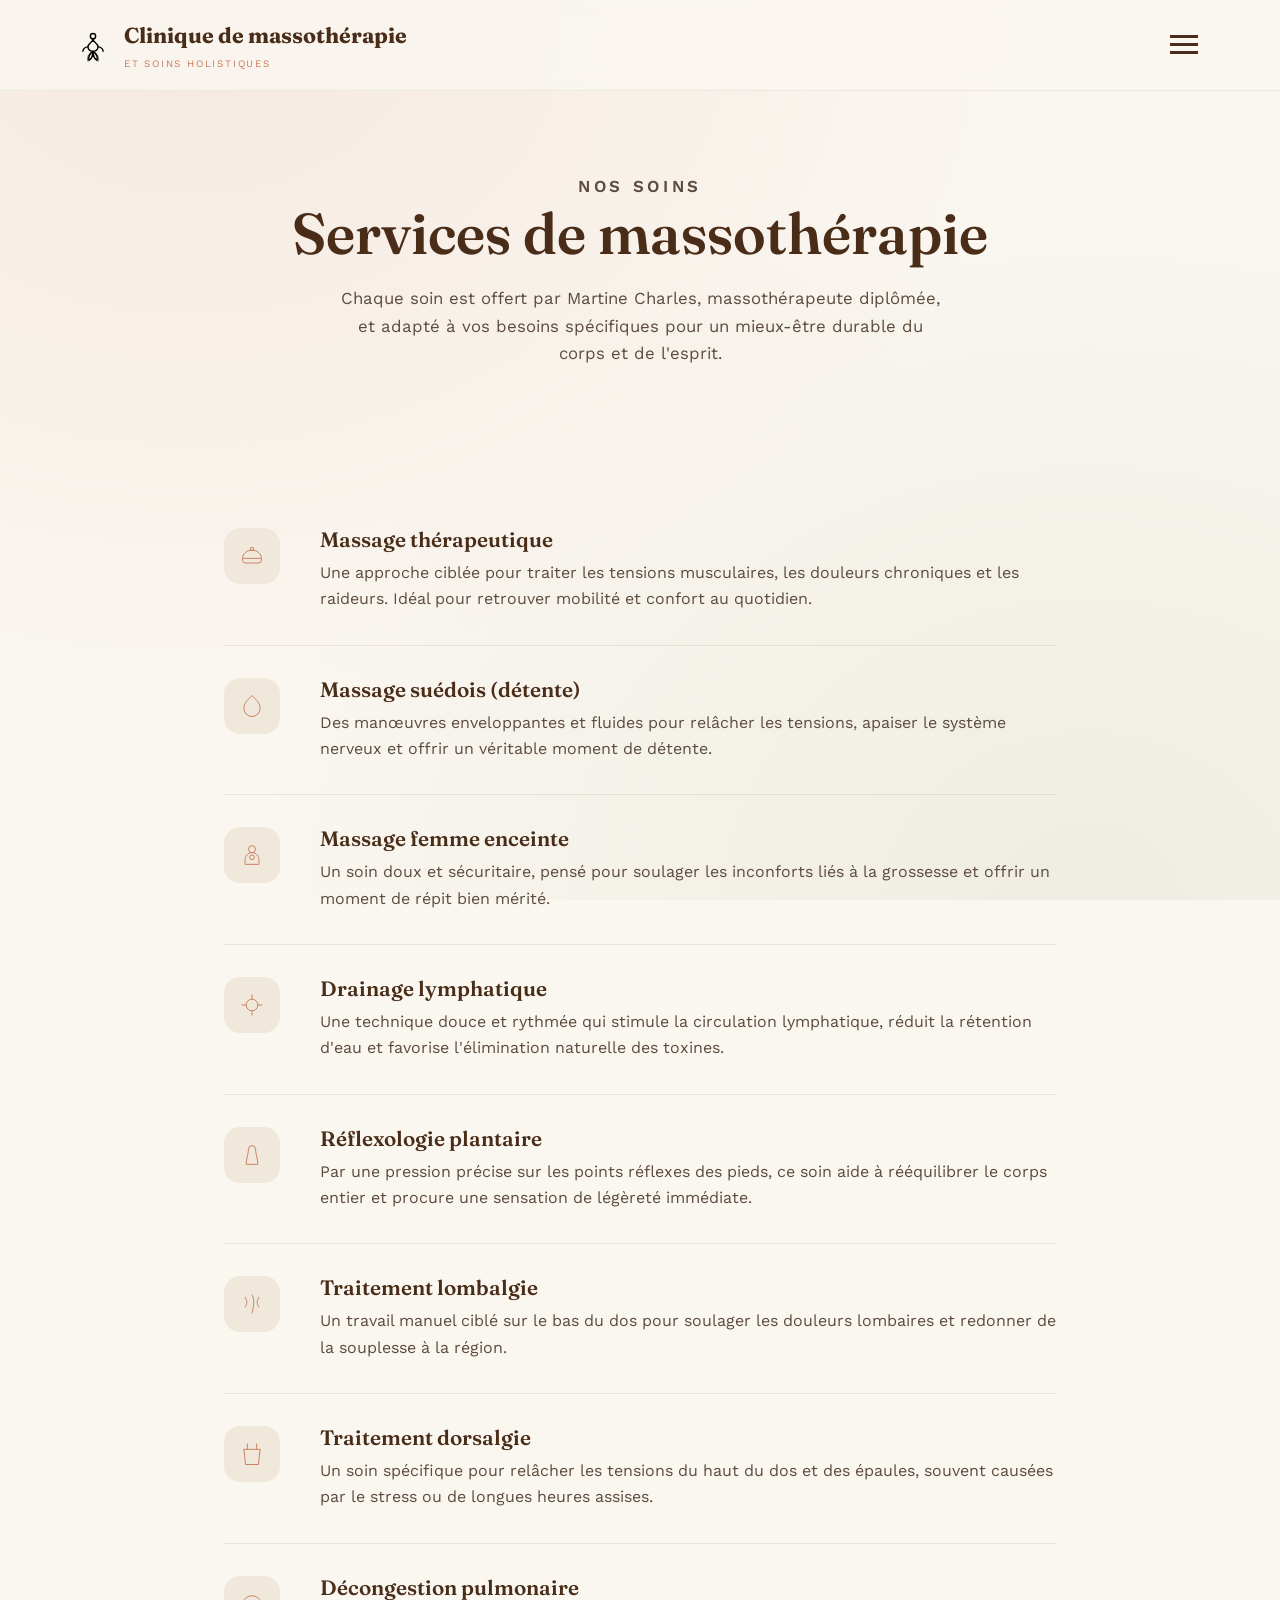
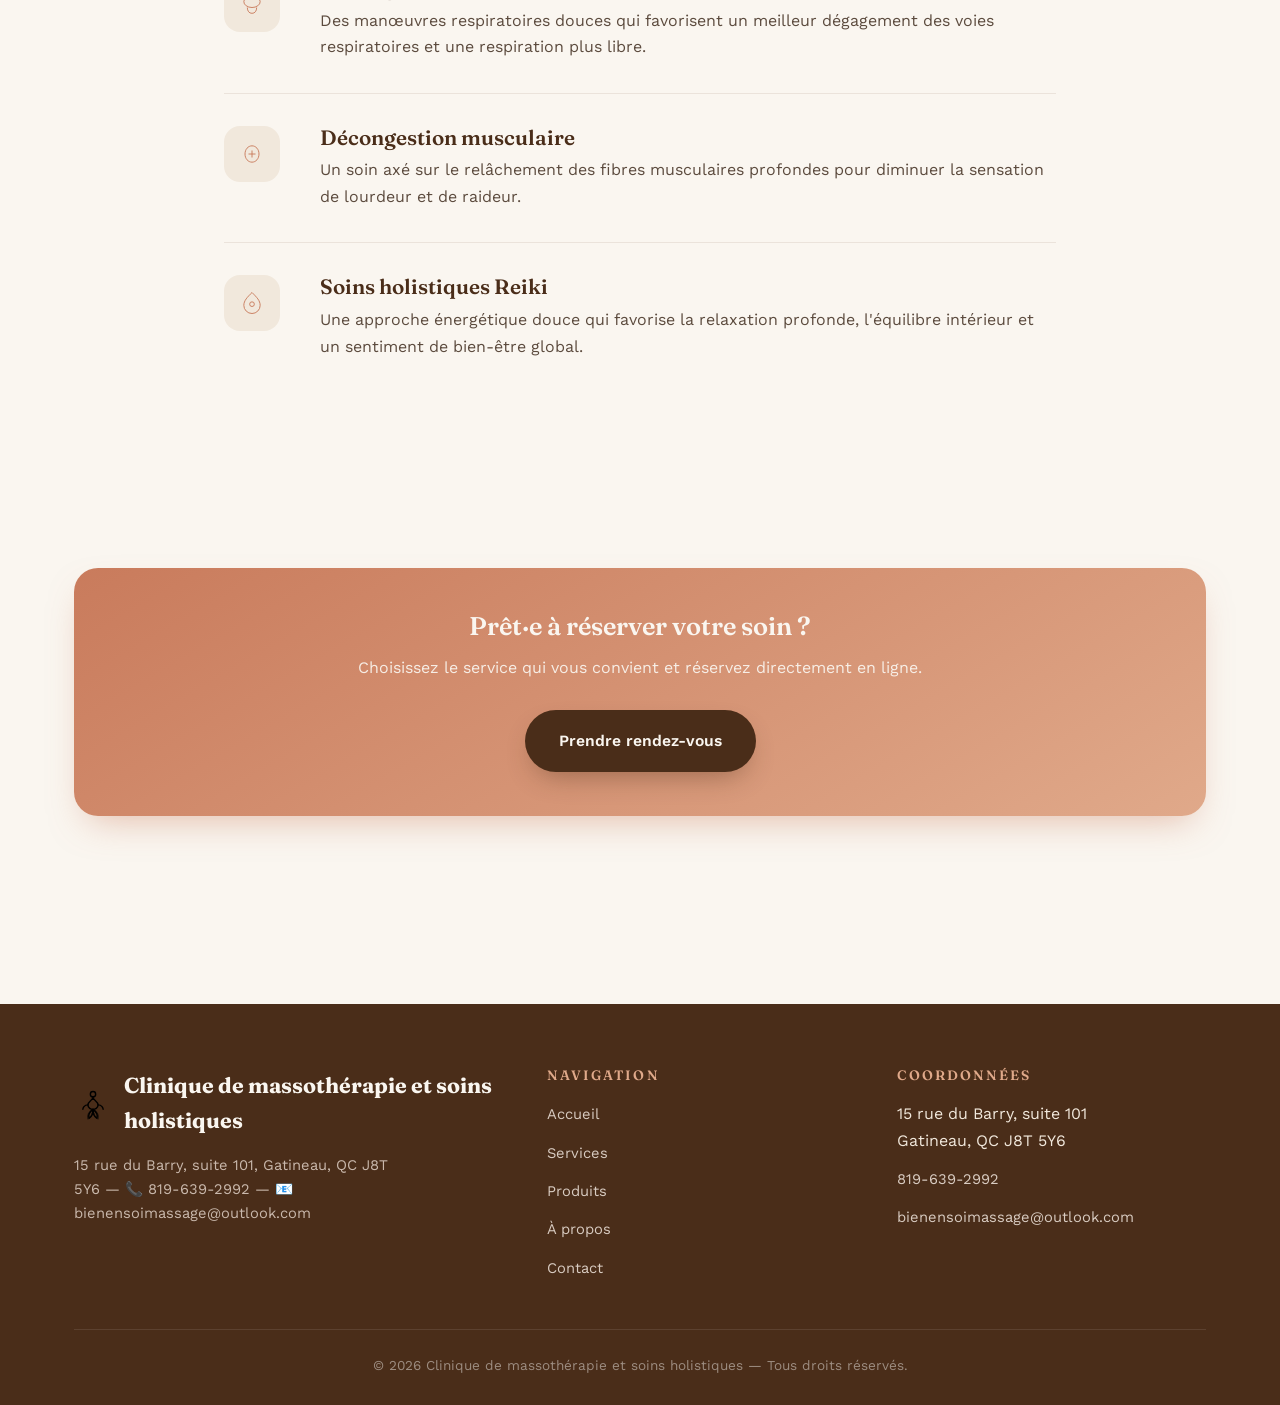
<file: services.html>
<!DOCTYPE html>
<html lang="fr">
<head>
  <meta charset="UTF-8">
  <meta name="viewport" content="width=device-width, initial-scale=1.0">
  <title>Nos services de massothérapie | Clinique de massothérapie et soins holistiques – Gatineau</title>
  <meta name="description" content="Découvrez tous nos soins à Gatineau : massage thérapeutique, suédois, femme enceinte, drainage lymphatique, réflexologie plantaire, traitement lombalgie, dorsalgie et soins holistiques Reiki.">
  <meta name="keywords" content="massothérapie Gatineau, massage thérapeutique, massage suédois, drainage lymphatique, réflexologie plantaire, traitement lombalgie, soins Reiki">
  <link rel="canonical" href="https://abc2284.github.io/bien-en-soi-massage/services.html">
  <meta property="og:type" content="website">
  <meta property="og:title" content="Nos services | Clinique de massothérapie et soins holistiques">
  <meta property="og:description" content="Massage thérapeutique, suédois, femme enceinte, drainage lymphatique, réflexologie plantaire et plus à Gatineau.">
  <meta property="og:locale" content="fr_CA">
  <link rel="icon" href="logo.svg" type="image/svg+xml">
  <link rel="preconnect" href="https://fonts.googleapis.com">
  <link rel="preconnect" href="https://fonts.gstatic.com" crossorigin>
  <link href="https://fonts.googleapis.com/css2?family=Fraunces:ital,opsz,wght@0,9..144,400;0,9..144,600;0,9..144,700;1,9..144,500&family=Work+Sans:wght@300;400;500;600;700&display=swap" rel="stylesheet">
  <link rel="stylesheet" href="style.css">

  <!-- Correction mobile : menu hamburger sous le bouton + suppression barre blanche -->
  <style>
    /* --- Menu hamburger --- */
    .nav-toggle {
      display: block !important;
      background: none;
      border: none;
      cursor: pointer;
      padding: 8px;
      z-index: 101;
    }
    .nav-toggle span {
      display: block;
      width: 28px;
      height: 3px;
      background: #4A2D19;
      margin: 5px 0;
      transition: 0.3s;
    }
    .nav-links {
      position: absolute;
      top: 100%;
      left: 0;
      right: 0;
      background: #FAF6F0;
      flex-direction: column;
      align-items: stretch;
      padding: 20px 24px;
      gap: 16px;
      border-bottom: 1px solid rgba(107,66,38,0.08);
      transform: scaleY(0);
      transform-origin: top center;
      transition: transform 0.35s ease;
      box-shadow: 0 16px 30px -16px rgba(74,45,25,0.2);
      z-index: 99;
      display: flex !important;
      pointer-events: none;
    }
    .nav-links.open {
      transform: scaleY(1);
      pointer-events: auto;
    }
    .nav-links li {
      width: 100%;
      text-align: center;
    }
    .nav-links a {
      display: block;
      padding: 12px 0;
      font-size: 1.1rem;
    }
    .site-header {
      position: relative;
    }
    .nav {
      position: relative;
    }

    /* --- Suppression de toute barre blanche --- */
    .hero-eyebrow {
      border-bottom: none !important;
      margin-bottom: 0 !important;
    }
    .page-header .hero-eyebrow {
      border-bottom: none !important;
      margin-bottom: 0 !important;
    }
    .hero h1 {
      border-top: none !important;
      margin-top: 0 !important;
      padding-top: 0 !important;
    }
    .page-header h1 {
      border-top: none !important;
      margin-top: 0 !important;
      padding-top: 0 !important;
    }
    .hero .hero-text,
    .page-header .container {
      border: none !important;
      box-shadow: none !important;
    }
    hr {
      display: none !important;
    }
  </style>
</head>
<body>
  <div class="texture-bg" aria-hidden="true"></div>
  <a href="#main" class="skip-link">Aller au contenu principal</a>

  <header class="site-header">
    <nav class="nav container" aria-label="Navigation principale">
      <a href="index.html" class="brand">
        <img src="logo.svg" alt="" class="brand-mark" aria-hidden="true">
        <span class="brand-text">
          Clinique de massothérapie<br><small>et soins holistiques</small>
        </span>
      </a>
      <!-- Bouton hamburger (3 traits) -->
      <button class="nav-toggle" aria-label="Ouvrir le menu" aria-expanded="false">
        <span></span><span></span><span></span>
      </button>
      <ul class="nav-links">
        <li><a href="index.html">Accueil</a></li>
        <li><a href="services.html" aria-current="page">Services</a></li>
        <li><a href="produits.html">Produits</a></li>
        <li><a href="a-propos.html">À propos</a></li>
        <li><a href="contact.html">Contact</a></li>
      </ul>
    </nav>
  </header>

  <main id="main">
    <section class="page-header">
      <div class="container">
        <p class="hero-eyebrow">Nos soins</p>
        <h1>Services de massothérapie</h1>
        <p>Chaque soin est offert par Martine Charles, massothérapeute diplômée, et adapté à vos besoins spécifiques pour un mieux-être durable du corps et de l'esprit.</p>
      </div>
    </section>

    <section class="section">
      <div class="container" style="max-width:880px;">
        <div class="service-detail">
          <div class="service-detail-icon">
            <svg viewBox="0 0 48 48" fill="none" stroke="currentColor" stroke-width="1.6"><path d="M8 28c0-8 7-14 16-14s16 6 16 14"/><path d="M8 28h32v4a4 4 0 0 1-4 4H12a4 4 0 0 1-4-4z"/><circle cx="24" cy="12" r="3"/></svg>
          </div>
          <div><h3>Massage thérapeutique</h3><p>Une approche ciblée pour traiter les tensions musculaires, les douleurs chroniques et les raideurs. Idéal pour retrouver mobilité et confort au quotidien.</p></div>
        </div>
        <div class="service-detail">
          <div class="service-detail-icon">
            <svg viewBox="0 0 48 48" fill="none" stroke="currentColor" stroke-width="1.6"><path d="M24 6c-8 8-14 14-14 22a14 14 0 0 0 28 0c0-8-6-14-14-22z"/></svg>
          </div>
          <div><h3>Massage suédois (détente)</h3><p>Des manœuvres enveloppantes et fluides pour relâcher les tensions, apaiser le système nerveux et offrir un véritable moment de détente.</p></div>
        </div>
        <div class="service-detail">
          <div class="service-detail-icon">
            <svg viewBox="0 0 48 48" fill="none" stroke="currentColor" stroke-width="1.6"><circle cx="24" cy="14" r="6"/><path d="M24 20c-8 0-12 6-12 14v6h24v-6c0-8-4-14-12-14z"/><circle cx="24" cy="28" r="4"/></svg>
          </div>
          <div><h3>Massage femme enceinte</h3><p>Un soin doux et sécuritaire, pensé pour soulager les inconforts liés à la grossesse et offrir un moment de répit bien mérité.</p></div>
        </div>
        <div class="service-detail">
          <div class="service-detail-icon">
            <svg viewBox="0 0 48 48" fill="none" stroke="currentColor" stroke-width="1.6"><path d="M24 6v8M24 34v8M6 24h8M34 24h8"/><circle cx="24" cy="24" r="10"/></svg>
          </div>
          <div><h3>Drainage lymphatique</h3><p>Une technique douce et rythmée qui stimule la circulation lymphatique, réduit la rétention d'eau et favorise l'élimination naturelle des toxines.</p></div>
        </div>
        <div class="service-detail">
          <div class="service-detail-icon">
            <svg viewBox="0 0 48 48" fill="none" stroke="currentColor" stroke-width="1.6"><path d="M14 40c0-10 4-18 4-26a6 6 0 0 1 12 0c0 8 4 16 4 26"/><path d="M14 40h20"/></svg>
          </div>
          <div><h3>Réflexologie plantaire</h3><p>Par une pression précise sur les points réflexes des pieds, ce soin aide à rééquilibrer le corps entier et procure une sensation de légèreté immédiate.</p></div>
        </div>
        <div class="service-detail">
          <div class="service-detail-icon">
            <svg viewBox="0 0 48 48" fill="none" stroke="currentColor" stroke-width="1.6"><path d="M12 12c4 6 4 12 0 18M36 12c-4 6-4 12 0 18"/><path d="M24 8c4 8 4 16 0 32"/></svg>
          </div>
          <div><h3>Traitement lombalgie</h3><p>Un travail manuel ciblé sur le bas du dos pour soulager les douleurs lombaires et redonner de la souplesse à la région.</p></div>
        </div>
        <div class="service-detail">
          <div class="service-detail-icon">
            <svg viewBox="0 0 48 48" fill="none" stroke="currentColor" stroke-width="1.6"><path d="M16 6v10M32 6v10M10 16h28l-3 26H13z"/></svg>
          </div>
          <div><h3>Traitement dorsalgie</h3><p>Un soin spécifique pour relâcher les tensions du haut du dos et des épaules, souvent causées par le stress ou de longues heures assises.</p></div>
        </div>
        <div class="service-detail">
          <div class="service-detail-icon">
            <svg viewBox="0 0 48 48" fill="none" stroke="currentColor" stroke-width="1.6"><ellipse cx="24" cy="20" rx="14" ry="10"/><path d="M16 30c0 6 3 10 8 10s8-4 8-10"/></svg>
          </div>
          <div><h3>Décongestion pulmonaire</h3><p>Des manœuvres respiratoires douces qui favorisent un meilleur dégagement des voies respiratoires et une respiration plus libre.</p></div>
        </div>
        <div class="service-detail">
          <div class="service-detail-icon">
            <svg viewBox="0 0 48 48" fill="none" stroke="currentColor" stroke-width="1.6"><path d="M12 24c0-8 5.4-14 12-14s12 6 12 14-5.4 14-12 14-12-6-12-14z"/><path d="M18 24h12M24 18v12"/></svg>
          </div>
          <div><h3>Décongestion musculaire</h3><p>Un soin axé sur le relâchement des fibres musculaires profondes pour diminuer la sensation de lourdeur et de raideur.</p></div>
        </div>
        <div class="service-detail">
          <div class="service-detail-icon">
            <svg viewBox="0 0 48 48" fill="none" stroke="currentColor" stroke-width="1.6"><path d="M24 6c-8 8-14 14-14 22a14 14 0 0 0 28 0c0-8-6-14-14-22z"/><circle cx="24" cy="26" r="4"/></svg>
          </div>
          <div><h3>Soins holistiques Reiki</h3><p>Une approche énergétique douce qui favorise la relaxation profonde, l'équilibre intérieur et un sentiment de bien-être global.</p></div>
        </div>
      </div>
    </section>

    <section class="section" aria-label="Réservation">
      <div class="container">
        <div class="booking-card">
          <h3>Prêt·e à réserver votre soin ?</h3>
          <p>Choisissez le service qui vous convient et réservez directement en ligne.</p>
          <a href="https://www.gorendezvous.com/BienenSoiMassage" class="btn btn-primary" target="_blank" rel="noopener">Prendre rendez-vous</a>
        </div>
      </div>
    </section>
  </main>

  <footer class="site-footer">
    <div class="container">
      <div class="footer-grid">
        <div class="footer-brand">
          <a href="index.html" class="brand">
            <img src="logo.svg" alt="" class="brand-mark" aria-hidden="true">
            Clinique de massothérapie et soins holistiques
          </a>
          <p>15 rue du Barry, suite 101, Gatineau, QC J8T 5Y6 — 📞 <a href="tel:+18196392992">819-639-2992</a> — 📧 bienensoimassage@outlook.com</p>
        </div>
        <div class="footer-col">
          <h4>Navigation</h4>
          <ul>
            <li><a href="index.html">Accueil</a></li>
            <li><a href="services.html">Services</a></li>
            <li><a href="produits.html">Produits</a></li>
            <li><a href="a-propos.html">À propos</a></li>
            <li><a href="contact.html">Contact</a></li>
          </ul>
        </div>
        <div class="footer-col">
          <h4>Coordonnées</h4>
          <ul>
            <li>15 rue du Barry, suite 101<br>Gatineau, QC J8T 5Y6</li>
            <li><a href="tel:+18196392992">819-639-2992</a></li>
            <li><a href="mailto:bienensoimassage@outlook.com">bienensoimassage@outlook.com</a></li>
          </ul>
        </div>
      </div>
      <div class="footer-bottom">
        &copy; 2026 Clinique de massothérapie et soins holistiques — Tous droits réservés.
      </div>
    </div>
  </footer>

  <script src="main.js"></script>
</body>
</html>
</file>
<file: style.css>
/* =========================================================
   Centre de Thérapie par le Massage - Bien en Soi
   Design tokens
   ========================================================= */
:root{
  --cream:        #FAF6F0;
  --cream-deep:   #F1E8DC;
  --taupe:        #E8DDD0;
  --walnut:       #6B4226;
  --walnut-dark:  #4A2D19;
  --terracotta:   #C97B5C;
  --terracotta-soft: #E0A98A;
  --sage:         #8A9B6E;
  --sage-soft:    #B7C4A4;
  --ink:          #2D2420;

  --font-display: "Fraunces", serif;
  --font-body: "Work Sans", sans-serif;

  --radius-soft: 28px;
  --shadow-card: 0 10px 30px -12px rgba(74, 45, 25, 0.25);
  --ease: cubic-bezier(.22,.61,.36,1);
}

*{ margin:0; padding:0; box-sizing:border-box; }

html{ scroll-behavior:smooth; }

body{
  font-family: var(--font-body);
  background: var(--cream);
  color: var(--ink);
  line-height: 1.65;
  -webkit-font-smoothing: antialiased;
  overflow-x:hidden;
}

img{ max-width:100%; display:block; }

a{ color:inherit; text-decoration:none; }

h1,h2,h3,h4{
  font-family: var(--font-display);
  font-weight: 600;
  line-height: 1.15;
  color: var(--walnut-dark);
}

.container{
  width:100%;
  max-width: 1180px;
  margin: 0 auto;
  padding: 0 24px;
}

/* Skip link for accessibility */
.skip-link{
  position:absolute; left:-999px; top:auto;
}
.skip-link:focus{
  position:fixed; left:16px; top:16px; z-index:999;
  background:var(--walnut); color:var(--cream);
  padding:10px 18px; border-radius:8px;
}

:focus-visible{
  outline: 3px solid var(--terracotta);
  outline-offset: 3px;
}

/* =========================================================
   Background texture - subtle wood-grain gradient
   ========================================================= */
.texture-bg{
  position: fixed;
  inset:0;
  z-index:-1;
  background:
    radial-gradient(ellipse at 15% 0%, rgba(201,123,92,0.10), transparent 55%),
    radial-gradient(ellipse at 85% 100%, rgba(138,155,110,0.10), transparent 55%),
    var(--cream);
  pointer-events:none;
}

/* =========================================================
   Header / Nav
   ========================================================= */
.site-header{
  position: sticky;
  top:0;
  z-index: 100;
  background: rgba(250,246,240,0.88);
  backdrop-filter: blur(10px);
  border-bottom: 1px solid rgba(107,66,38,0.08);
}

.nav{
  display:flex;
  align-items:center;
  justify-content:space-between;
  padding: 18px 24px;
}

.brand{
  display:flex;
  align-items:center;
  gap:12px;
  font-family: var(--font-display);
  font-size: 1.35rem;
  font-weight:700;
  color: var(--walnut-dark);
}

.brand-mark{
  width:38px; height:38px;
  flex-shrink:0;
}

.brand-text small{
  display:block;
  font-family: var(--font-body);
  font-weight:400;
  font-size: 0.62rem;
  letter-spacing: 0.18em;
  text-transform: uppercase;
  color: var(--terracotta);
  margin-top: 2px;
}

.nav-links{
  display:flex;
  align-items:center;
  gap: 36px;
  list-style:none;
}

.nav-links a{
  font-size: 0.95rem;
  font-weight:500;
  color: var(--walnut-dark);
  position:relative;
  padding: 6px 0;
  transition: color .25s var(--ease);
}

.nav-links a::after{
  content:"";
  position:absolute;
  left:0; bottom:0;
  height:2px; width:0;
  background: var(--terracotta);
  transition: width .3s var(--ease);
}

.nav-links a:hover::after,
.nav-links a[aria-current="page"]::after{
  width:100%;
}

.nav-links a[aria-current="page"]{
  color: var(--terracotta);
}

.nav-cta{
  background: var(--terracotta);
  color: var(--cream) !important;
  padding: 11px 24px;
  border-radius: 999px;
  font-weight:600;
  font-size:0.9rem;
  white-space:nowrap;
  transition: background .25s var(--ease), transform .25s var(--ease);
  box-shadow: 0 8px 20px -8px rgba(201,123,92,0.6);
}
.nav-cta:hover{
  background: var(--walnut);
  transform: translateY(-2px);
}
.nav-cta::after{ display:none; }

.nav-toggle{
  display:none;
  background:none;
  border:none;
  cursor:pointer;
  padding:8px;
}
.nav-toggle span{
  display:block;
  width:24px; height:2px;
  background: var(--walnut-dark);
  margin: 5px 0;
  transition: transform .3s var(--ease), opacity .3s var(--ease);
}

/* =========================================================
   Hero
   ========================================================= */
.hero{
  position:relative;
  padding: 96px 0 120px;
  overflow:hidden;
}

.hero .container{
  display:grid;
  grid-template-columns: 1.1fr 0.9fr;
  gap: 60px;
  align-items:center;
}

.hero-eyebrow{
  font-size: 0.8rem;
  letter-spacing: 0.22em;
  text-transform: uppercase;
  color: var(--terracotta);
  font-weight:600;
  margin-bottom: 18px;
  display:flex;
  align-items:center;
  gap:12px;
  /* SUPPRESSION DE LA BARRE BLANCHE */
  border-bottom: none !important;
  padding-bottom: 0 !important;
}

.hero-eyebrow::before{
  content:"";
  display:inline-block;
  width:34px; height:1px;
  background: var(--terracotta);
}

.hero h1{
  font-size: clamp(2.6rem, 5.2vw, 4.4rem);
  margin-bottom: 24px;
  letter-spacing: -0.01em;
  /* SUPPRESSION DE LA BARRE BLANCHE */
  border-top: none !important;
  padding-top: 0 !important;
  margin-top: 0 !important;
}

.hero h1 em{
  font-style: italic;
  color: var(--terracotta);
  position:relative;
}

.hero-lead{
  font-size: 1.15rem;
  color: #5C4B3E;
  max-width: 480px;
  margin-bottom: 36px;
}

.hero-actions{
  display:flex;
  gap:18px;
  flex-wrap:wrap;
}

.btn{
  display:inline-flex;
  align-items:center;
  gap:10px;
  padding: 16px 32px;
  border-radius: 999px;
  font-weight:600;
  font-size: 0.98rem;
  transition: all .3s var(--ease);
  border: 2px solid transparent;
}

.btn-primary{
  background: var(--walnut);
  color: var(--cream);
  box-shadow: 0 12px 28px -10px rgba(74,45,25,0.45);
}
.btn-primary:hover{
  background: var(--terracotta);
  transform: translateY(-3px);
  box-shadow: 0 16px 32px -10px rgba(201,123,92,0.55);
}

.btn-ghost{
  border-color: var(--walnut);
  color: var(--walnut-dark);
  background: transparent;
}
.btn-ghost:hover{
  background: var(--walnut);
  color: var(--cream);
  transform: translateY(-3px);
}

/* Hero visual: organic petal frame */
.hero-visual{
  position:relative;
  aspect-ratio: 1/1;
  display:flex;
  align-items:center;
  justify-content:center;
}

.petal-frame{
  position:absolute;
  inset:0;
  width:100%; height:100%;
}

.hero-photo{
  position:relative;
  width: 78%;
  height: 78%;
  border-radius: 40% 60% 55% 45% / 55% 45% 60% 40%;
  overflow:hidden;
  box-shadow: var(--shadow-card);
  animation: float-soft 8s ease-in-out infinite;
  background: linear-gradient(145deg, #D9B79C 0%, #C97B5C 45%, #8A9B6E 100%);
}

.hero-photo .texture-lines{
  position:absolute; inset:0;
  background:
    repeating-linear-gradient(115deg, rgba(255,255,255,0.08) 0px, rgba(255,255,255,0.08) 2px, transparent 2px, transparent 22px);
  mix-blend-mode: overlay;
}

.hero-photo .glow-spot{
  position:absolute;
  width:55%; height:55%;
  border-radius:50%;
  background: radial-gradient(circle, rgba(255,255,255,0.45), transparent 70%);
  top:-10%; left:-10%;
  filter: blur(10px);
}

@keyframes float-soft{
  0%, 100%{ transform: translateY(0) rotate(0deg); }
  50%{ transform: translateY(-14px) rotate(1deg); }
}

@media (prefers-reduced-motion: reduce){
  .hero-photo{ animation:none; }
  *{ scroll-behavior:auto !important; }
}

/* =========================================================
   Section base
   ========================================================= */
.section{
  padding: 88px 0;
}

.section-alt{
  background: var(--cream-deep);
  border-radius: var(--radius-soft);
  margin: 0 24px;
}
.section-alt .container{ max-width: 1132px; }

.section-header{
  text-align:center;
  max-width: 640px;
  margin: 0 auto 56px;
}

.section-eyebrow{
  font-size: 0.78rem;
  letter-spacing: 0.22em;
  text-transform: uppercase;
  color: var(--sage);
  font-weight:700;
  margin-bottom: 14px;
}

.section-header h2{
  font-size: clamp(2rem, 3.4vw, 2.8rem);
  margin-bottom: 16px;
}

.section-header p{
  color:#5C4B3E;
  font-size:1.05rem;
}

/* =========================================================
   Service cards
   ========================================================= */
.services-grid{
  display:grid;
  grid-template-columns: repeat(3, 1fr);
  gap: 28px;
}

.service-card{
  background: var(--cream);
  border-radius: 22px;
  padding: 36px 30px;
  box-shadow: var(--shadow-card);
  position:relative;
  transition: transform .35s var(--ease), box-shadow .35s var(--ease);
  border: 1px solid rgba(107,66,38,0.06);
}

.service-card:hover{
  transform: translateY(-8px);
  box-shadow: 0 22px 40px -16px rgba(74,45,25,0.3);
}

.service-icon{
  width: 54px; height:54px;
  margin-bottom: 22px;
  color: var(--terracotta);
  transition: transform .4s var(--ease);
}
.service-card:hover .service-icon{
  transform: scale(1.12) rotate(-6deg);
}

.service-card h3{
  font-size: 1.28rem;
  margin-bottom: 10px;
}

.service-card p{
  font-size: 0.95rem;
  color:#5C4B3E;
}

/* =========================================================
   Benefits / "Bienfaits"
   ========================================================= */
.benefits{
  display:grid;
  grid-template-columns: repeat(4, 1fr);
  gap: 24px;
}

.benefit{
  text-align:center;
  padding: 28px 18px;
}

.benefit-num{
  font-family: var(--font-display);
  font-size: 2.6rem;
  color: var(--sage-soft);
  margin-bottom: 8px;
  line-height:1;
}

.benefit h4{
  font-size: 1.05rem;
  margin-bottom: 8px;
}

.benefit p{
  font-size:0.9rem;
  color:#6E5B4D;
}

/* =========================================================
   Quote / philosophy band
   ========================================================= */
.quote-band{
  background: linear-gradient(135deg, var(--walnut-dark), var(--walnut));
  color: var(--cream);
  border-radius: var(--radius-soft);
  margin: 0 24px;
  padding: 90px 40px;
  text-align:center;
  position:relative;
  overflow:hidden;
}

.quote-band::before{
  content:"";
  position:absolute;
  width: 420px; height:420px;
  border-radius:50%;
  background: radial-gradient(circle, rgba(201,123,92,0.25), transparent 70%);
  top: -180px; right: -120px;
}

.quote-band blockquote{
  font-family: var(--font-display);
  font-size: clamp(1.5rem, 3vw, 2.4rem);
  font-style: italic;
  max-width: 760px;
  margin: 0 auto 18px;
  position:relative;
  z-index:1;
}

.quote-band cite{
  font-size:0.85rem;
  letter-spacing:0.2em;
  text-transform:uppercase;
  color: var(--terracotta-soft);
  font-style:normal;
  font-weight:600;
}

/* =========================================================
   About / practitioner
   ========================================================= */
.about-grid{
  display:grid;
  grid-template-columns: 0.85fr 1.15fr;
  gap: 64px;
  align-items:center;
}

.about-photo{
  position:relative;
  border-radius: 30px;
  overflow:hidden;
  box-shadow: var(--shadow-card);
  aspect-ratio: 4/5;
  background: linear-gradient(160deg, var(--sage-soft) 0%, var(--sage) 50%, var(--walnut) 100%);
  display:flex;
  align-items:center;
  justify-content:center;
}
.about-photo .texture-lines{
  position:absolute; inset:0;
  background:
    repeating-linear-gradient(70deg, rgba(255,255,255,0.07) 0px, rgba(255,255,255,0.07) 2px, transparent 2px, transparent 24px);
  mix-blend-mode: overlay;
}
.about-photo .glow-spot{
  position:absolute;
  width:60%; height:60%;
  border-radius:50%;
  background: radial-gradient(circle, rgba(255,255,255,0.35), transparent 70%);
  bottom:-15%; right:-15%;
  filter: blur(14px);
}
.about-photo svg{
  position:relative; z-index:1;
  width:46%; height:46%;
  color: rgba(255,255,255,0.9);
}

.about-content h2{
  font-size: clamp(2rem, 3.4vw, 2.6rem);
  margin-bottom: 20px;
}

.about-content p{
  margin-bottom: 18px;
  color:#5C4B3E;
}

.credential-list{
  list-style:none;
  margin: 26px 0;
  display:flex;
  flex-direction:column;
  gap:14px;
}
.credential-list li{
  display:flex;
  align-items:flex-start;
  gap: 14px;
  font-weight:500;
  color: var(--walnut-dark);
}
.credential-list svg{
  flex-shrink:0;
  width:22px; height:22px;
  color: var(--sage);
  margin-top:2px;
}

/* =========================================================
   Contact
   ========================================================= */
.contact-grid{
  display:grid;
  grid-template-columns: 1fr 1fr;
  gap: 50px;
}

.contact-card{
  background: var(--cream);
  border-radius: 24px;
  padding: 44px;
  box-shadow: var(--shadow-card);
}

.contact-card h3{
  font-size: 1.5rem;
  margin-bottom: 22px;
}

.contact-row{
  display:flex;
  gap:16px;
  align-items:flex-start;
  margin-bottom: 22px;
}

.contact-row svg{
  width:22px; height:22px;
  flex-shrink:0;
  color: var(--terracotta);
  margin-top:3px;
}

.contact-row h4{
  font-size: 0.95rem;
  margin-bottom:2px;
  color: var(--walnut-dark);
}

.contact-row p, .contact-row a{
  font-size:0.95rem;
  color:#5C4B3E;
}
.contact-row a:hover{ color: var(--terracotta); }

.map-embed{
  border-radius:24px;
  overflow:hidden;
  box-shadow: var(--shadow-card);
  min-height: 360px;
}
.map-embed iframe{
  width:100%; height:100%; min-height:360px; border:0;
}

/* Booking CTA card */
.booking-card{
  background: linear-gradient(150deg, var(--terracotta), var(--terracotta-soft));
  color: var(--cream);
  border-radius:24px;
  padding: 44px;
  text-align:center;
  box-shadow: 0 16px 36px -14px rgba(201,123,92,0.5);
}
.booking-card h3{
  color: var(--cream);
  font-size:1.6rem;
  margin-bottom:14px;
}
.booking-card p{
  margin-bottom: 28px;
  opacity:0.92;
}
.booking-card .btn-primary{
  background: var(--walnut-dark);
}
.booking-card .btn-primary:hover{
  background: var(--cream);
  color: var(--walnut-dark);
}

/* =========================================================
   Footer
   ========================================================= */
.site-footer{
  background: var(--walnut-dark);
  color: var(--cream-deep);
  margin-top: 100px;
  padding: 64px 0 28px;
}

.footer-grid{
  display:grid;
  grid-template-columns: 1.4fr 1fr 1fr;
  gap: 40px;
  margin-bottom: 48px;
}

.footer-brand .brand{ color: var(--cream); margin-bottom:14px; }
.footer-brand p{
  color: #C9B8AC;
  max-width: 320px;
  font-size:0.92rem;
}

.footer-col h4{
  color: var(--terracotta-soft);
  font-size:0.85rem;
  letter-spacing:0.15em;
  text-transform:uppercase;
  margin-bottom:18px;
}

.footer-col ul{ list-style:none; display:flex; flex-direction:column; gap:12px; }
.footer-col a, .footer-col p{
  color:#D9CCC2;
  font-size:0.92rem;
  transition: color .2s;
}
.footer-col a:hover{ color: var(--terracotta-soft); }

.footer-bottom{
  border-top: 1px solid rgba(250,246,240,0.1);
  padding-top: 24px;
  text-align:center;
  font-size:0.85rem;
  color:#9C8C80;
}

/* =========================================================
   Page header (for sub-pages)
   ========================================================= */
.page-header{
  padding: 64px 0 40px;
  text-align:center;
}
.page-header .hero-eyebrow{ justify-content:center; }
.page-header .hero-eyebrow::before{ display:none; }
.page-header h1{
  font-size: clamp(2.4rem, 4.5vw, 3.6rem);
}
.page-header p{
  max-width: 600px;
  margin: 18px auto 0;
  color:#5C4B3E;
  font-size:1.05rem;
}

/* =========================================================
   Services page - detailed list
   ========================================================= */
.service-detail{
  display:grid;
  grid-template-columns: 70px 1fr;
  gap: 26px;
  padding: 32px 0;
  border-bottom: 1px solid rgba(107,66,38,0.1);
}
.service-detail:last-child{ border-bottom:none; }

.service-detail-icon{
  width:56px; height:56px;
  border-radius:16px;
  background: var(--cream-deep);
  display:flex;
  align-items:center;
  justify-content:center;
  color: var(--terracotta);
}
.service-detail-icon svg{ width:28px; height:28px; }

.service-detail h3{
  font-size:1.3rem;
  margin-bottom:8px;
}
.service-detail p{ color:#5C4B3E; }

/* =========================================================
   Responsive
   ========================================================= */
@media (max-width: 980px){
  .hero .container{ grid-template-columns:1fr; }
  .hero-visual{ order:-1; max-width:380px; margin:0 auto; }
  .about-grid{ grid-template-columns:1fr; }
  .about-photo{ max-width:420px; margin:0 auto; aspect-ratio:1/1; }
  .services-grid{ grid-template-columns: repeat(2,1fr); }
  .benefits{ grid-template-columns: repeat(2,1fr); }
  .contact-grid{ grid-template-columns:1fr; }
  .footer-grid{ grid-template-columns:1fr 1fr; }
  .footer-brand{ grid-column: 1 / -1; }
}

/* =========================================================
   CORRECTION MOBILE (max-width: 720px)
   ========================================================= */
@media (max-width: 720px){
  .nav-links{
    position: fixed;
    top: 74px;
    left: 0;
    right: 0;
    background: var(--cream);
    flex-direction: column;
    align-items: stretch;
    padding: 24px;
    gap: 16px;
    border-bottom: 1px solid rgba(107,66,38,0.08);
    transform: translateY(-110%);
    transition: transform .35s var(--ease);
    box-shadow: 0 16px 30px -16px rgba(74,45,25,0.2);
    z-index: 99;
  }

  .nav-links li {
    width: 100%;
    text-align: center;
  }

  .nav-links a {
    display: block;
    padding: 12px 0;
    width: 100%;
  }

  .nav-links.open{
    transform: translateY(0);
  }

  /* === CORRECTION : quand le menu est ouvert, on décale le contenu === */
  body.menu-open .hero {
    padding-top: 200px;
  }

  .nav-toggle{
    display: block;
  }

  .nav-cta{
    background: var(--terracotta);
    color: var(--cream) !important;
    padding: 12px 20px;
    border-radius: 60px;
    text-align: center;
    margin-top: 8px;
    white-space: normal;
    box-shadow: none;
    display: block;
    width: auto;
  }
  .nav-cta:hover{
    transform: none;
  }

  .services-grid{ grid-template-columns:1fr; }
  .benefits{ grid-template-columns:1fr 1fr; }
  .section{ padding:64px 0; }
  .section-alt{ margin: 0 14px; }
  .quote-band{ margin:0 14px; padding:60px 24px; }
  .service-detail{ grid-template-columns:56px 1fr; }

  /* SUPPRESSION RADICALE DE TOUTE BARRE BLANCHE SUR MOBILE */
  .hero .container,
  .hero .container .hero-text,
  .hero .container .hero-text .hero-eyebrow,
  .hero .container .hero-text h1 {
    border: none !important;
    box-shadow: none !important;
    outline: none !important;
    background: transparent !important;
    margin-top: 0 !important;
    margin-bottom: 0 !important;
    padding-top: 0 !important;
    padding-bottom: 0 !important;
  }

  /* Suppression du pseudo-élément ::before qui pourrait créer une ligne */
  .hero-eyebrow::before {
    content: none !important;
    display: none !important;
  }

  /* Suppression de toute ligne horizontale (hr) dans la hero */
  .hero .container hr,
  .hero .container .hero-text hr {
    display: none !important;
  }

  /* On retire l'espace entre le sous-titre et le titre */
  .hero .container .hero-text .hero-eyebrow {
    margin-bottom: 0 !important;
    padding-bottom: 0 !important;
    border-bottom: none !important;
  }
  .hero .container .hero-text h1 {
    margin-top: 0 !important;
    padding-top: 0 !important;
    border-top: none !important;
  }
}

@media (max-width:480px){
  .benefits{ grid-template-columns:1fr; }
  .hero{ padding:60px 0 80px; }
  /* Ajustement supplémentaire pour très petits écrans */
  body.menu-open .hero {
    padding-top: 240px;
  }

  /* SUPPRESSION RADICALE SUR TRÈS PETITS ÉCRANS */
  .hero .container .hero-text .hero-eyebrow {
    font-size: 0.7rem !important;
    margin-bottom: 0 !important;
  }
  .hero .container .hero-text h1 {
    font-size: clamp(1.8rem, 6vw, 2.4rem) !important;
    margin-top: 0 !important;
  }
}

/* =========================================================
   Reveal on scroll
   ========================================================= */
.reveal{
  opacity:0;
  transform: translateY(24px);
  transition: opacity .7s var(--ease), transform .7s var(--ease);
}
.reveal.is-visible{
  opacity:1;
  transform: translateY(0);
}
@media (prefers-reduced-motion: reduce){
  .reveal{ opacity:1; transform:none; transition:none; }
}

/* =========================================================
   Produits
   ========================================================= */
.products-grid{
  display:grid;
  grid-template-columns: repeat(3, 1fr);
  gap: 28px;
}

.product-card{
  background: var(--cream);
  border-radius: 22px;
  overflow:hidden;
  box-shadow: var(--shadow-card);
  border: 1px solid rgba(107,66,38,0.06);
  display:flex;
  flex-direction:column;
  transition: transform .35s var(--ease), box-shadow .35s var(--ease);
}
.product-card:hover{
  transform: translateY(-8px);
  box-shadow: 0 22px 40px -16px rgba(74,45,25,0.3);
}

.product-image{
  aspect-ratio: 4/3;
  background: linear-gradient(150deg, var(--terracotta-soft), var(--sage-soft));
  position:relative;
  overflow:hidden;
}
.product-image img{
  width:100%; height:100%; object-fit:cover;
}
.product-image .texture-lines{
  position:absolute; inset:0;
  background: repeating-linear-gradient(115deg, rgba(255,255,255,0.08) 0px, rgba(255,255,255,0.08) 2px, transparent 2px, transparent 22px);
  mix-blend-mode: overlay;
}

.product-body{
  padding: 26px;
  display:flex;
  flex-direction:column;
  flex:1;
}

.product-body h3{
  font-size:1.2rem;
  margin-bottom:8px;
}
.product-body p{
  font-size:0.92rem;
  color:#5C4B3E;
  flex:1;
  margin-bottom:16px;
}
.product-price{
  font-family: var(--font-display);
  font-size:1.35rem;
  color: var(--terracotta);
  font-weight:600;
}

.products-empty{
  text-align:center;
  padding: 60px 24px;
  color:#8A7666;
}
.products-empty svg{
  width:48px; height:48px;
  color: var(--sage-soft);
  margin: 0 auto 16px;
}

/* Discreet footer admin link */
.admin-dot{
  color: inherit;
  opacity: 0.18;
  text-decoration:none;
  padding: 0 2px;
  transition: opacity .2s;
}
.admin-dot:hover, .admin-dot:focus-visible{
  opacity: 0.7;
}

/* =========================================================
   Admin page
   ========================================================= */
.admin-shell{
  max-width: 680px;
  margin: 0 auto;
}

.admin-card{
  background: var(--cream);
  border-radius: 24px;
  padding: 40px;
  box-shadow: var(--shadow-card);
  margin-bottom: 32px;
}

.admin-card h2{
  font-size:1.5rem;
  margin-bottom:8px;
}
.admin-card .admin-sub{
  color:#8A7666;
  font-size:0.92rem;
  margin-bottom:24px;
}

.form-group{
  margin-bottom: 20px;
}
.form-group label{
  display:block;
  font-weight:600;
  font-size:0.9rem;
  margin-bottom:8px;
  color: var(--walnut-dark);
}
.form-group input[type="text"],
.form-group input[type="number"],
.form-group input[type="password"],
.form-group textarea{
  width:100%;
  padding: 13px 16px;
  border-radius: 12px;
  border: 1.5px solid rgba(107,66,38,0.15);
  background: var(--cream-deep);
  font-family: var(--font-body);
  font-size: 0.96rem;
  color: var(--ink);
  transition: border-color .2s, box-shadow .2s;
}
.form-group input:focus,
.form-group textarea:focus{
  border-color: var(--terracotta);
  box-shadow: 0 0 0 3px rgba(201,123,92,0.15);
  outline: none;
}
.form-group textarea{ resize: vertical; min-height: 90px; }
.form-group input[type="file"]{
  width:100%;
  padding: 10px 0;
}

.form-hint{
  font-size:0.82rem;
  color:#9C8C80;
  margin-top:6px;
}

.admin-msg{
  padding: 14px 18px;
  border-radius: 12px;
  font-size: 0.92rem;
  margin-bottom: 20px;
  display:none;
}
.admin-msg.show{ display:block; }
.admin-msg.success{
  background: rgba(138,155,110,0.15);
  color: #4F5C3A;
  border: 1px solid rgba(138,155,110,0.3);
}
.admin-msg.error{
  background: rgba(201,123,92,0.12);
  color: #8C4427;
  border: 1px solid rgba(201,123,92,0.3);
}

.admin-products-list{
  display:flex;
  flex-direction:column;
  gap: 14px;
}

.admin-product-row{
  display:grid;
  grid-template-columns: 64px 1fr auto;
  gap:16px;
  align-items:center;
  padding: 14px;
  background: var(--cream-deep);
  border-radius: 14px;
}

.admin-product-row img{
  width:64px; height:64px;
  border-radius:10px;
  object-fit:cover;
  background: var(--taupe);
}

.admin-product-info h4{
  font-size:1rem;
  margin-bottom:2px;
  color: var(--walnut-dark);
}
.admin-product-info .price-tag{
  color: var(--terracotta);
  font-weight:600;
  font-size:0.9rem;
}

.btn-delete{
  background: transparent;
  border: 1.5px solid rgba(201,123,92,0.4);
  color: var(--terracotta);
  padding: 8px 16px;
  border-radius: 999px;
  font-size: 0.85rem;
  font-weight:600;
  cursor:pointer;
  transition: all .2s;
}
.btn-delete:hover{
  background: var(--terracotta);
  color: var(--cream);
}

.btn-submit{
  width:100%;
  border:none;
  cursor:pointer;
  font-family: var(--font-body);
}

.admin-login{
  text-align:center;
}

@media (max-width: 980px){
  .products-grid{ grid-template-columns: repeat(2,1fr); }
}
@media (max-width: 720px){
  .products-grid{ grid-template-columns: 1fr; }
  .admin-card{ padding: 28px 22px; }
  .admin-product-row{ grid-template-columns: 56px 1fr; }
  .admin-product-row .btn-delete{ grid-column: 1 / -1; }
}
</file>
